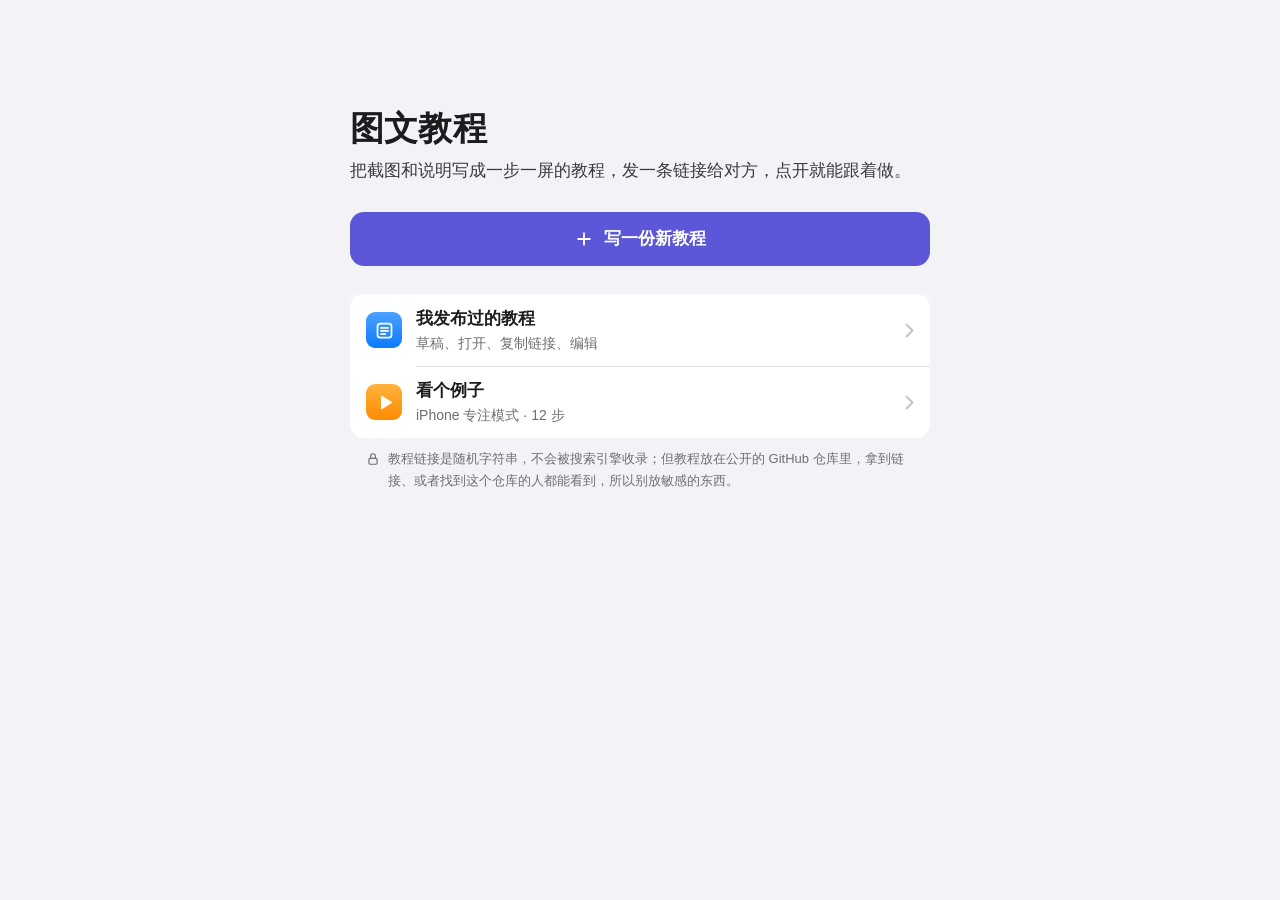
<file: index.html>
<!DOCTYPE html>
<html lang="zh-CN">
<head>
<meta charset="utf-8">
<meta name="viewport" content="width=device-width,initial-scale=1,viewport-fit=cover">
<meta name="apple-mobile-web-app-capable" content="yes">
<meta name="mobile-web-app-capable" content="yes">
<meta name="apple-mobile-web-app-status-bar-style" content="default">
<meta name="robots" content="noindex,nofollow">
<meta name="theme-color" content="#F2F2F7" media="(prefers-color-scheme: light)">
<meta name="theme-color" content="#111114" media="(prefers-color-scheme: dark)">
<title>图文教程</title>
<link rel="stylesheet" href="assets/base.css">
<style>
  /* 2026-09-26 改版：内容与结构沿用原版（标题/介绍/三个入口/隐私提示），只改两件事——
     ① 按钮更醒目：主按钮做成实心大按钮，另两个入口带彩色图标和说明
     ② 按 Apple HIG 排版（原文查过，出处见各段注释）

     HIG · Layout：「把最重要的内容放在靠顶部、靠起始边的位置」→ 内容从顶部往下排，**不上下居中**
     （上一版居中过，用户让我去查 HIG 才发现是错的）；大屏上整栏水平居中 */
  body{
    min-height:100dvh;
    padding:calc(44px + env(safe-area-inset-top)) 20px calc(28px + env(safe-area-inset-bottom));
  }
  .wrap{max-width:520px;margin:0 auto;width:100%}

  /* HIG · Typography：iOS 默认档 Large Title = 34pt / 行高 41pt，粗体；Body = 17pt。
     （上一版标题上方放过一个"应用图标"——iOS 自己的 App 首页不会这么放，是我加的，已去掉） */
  h1{margin:0 0 8px;font-size:34px;line-height:41px;font-weight:700;letter-spacing:.2px}
  .lead{margin:0 0 28px;color:var(--ink2);font-size:17px;line-height:1.6}

  /* HIG · Buttons：「最可能的操作用醒目样式（强调色填充背景），一个视图里保持一到两个」
     「主操作优先用横跨屏幕宽度的按钮」。醒目靠填充色，不靠阴影（上一版的紫色光晕是我加的装饰，已去掉） */
  .primary{
    display:flex;align-items:center;justify-content:center;gap:10px;
    height:54px;border-radius:14px;margin-bottom:28px;
    background:var(--brand-fill);color:#fff;text-decoration:none;
    font-size:17px;font-weight:600;
    transition:transform .16s cubic-bezier(.34,1.56,.64,1), filter .16s ease;
  }
  .primary svg{width:20px;height:20px}
  .primary:active{transform:scale(.97);filter:brightness(.92)}
  @media (hover:hover){ .primary:hover{filter:brightness(1.06)} }

  /* HIG · Lists and tables：「iOS 的 grouped 样式用页眉、页脚和额外间距来分隔各组数据」
     「行首放一张小图，后面跟一句简短说明」「能钻进下一层的行用 disclosure indicator（右侧 ›）」 */
  .group{background:var(--card);border-radius:14px;overflow:hidden}
  .row{
    display:flex;align-items:center;gap:14px;min-height:72px;padding:12px 16px;
    color:var(--ink);text-decoration:none;position:relative;
    transition:background-color .15s ease;
  }
  .row + .row::before{content:"";position:absolute;top:0;right:0;left:66px;height:1px;background:var(--line)}
  .row:active{background:rgba(120,120,130,.16)}
  @media (hover:hover){ .row:hover{background:rgba(120,120,130,.08)} }
  .ico{flex:0 0 auto;width:36px;height:36px;border-radius:9px;display:grid;place-items:center;color:#fff}
  .ico svg{width:21px;height:21px}
  .ico.blue{background:linear-gradient(180deg,#4DA3FF,#0A7AFF)}
  .ico.orange{background:linear-gradient(180deg,#FFB340,#FF8A00)}
  .txt{flex:1;min-width:0}
  .txt b{display:block;font-size:17px;font-weight:600;line-height:1.35}
  .txt span{display:block;margin-top:2px;font-size:14px;color:var(--muted);line-height:1.45}
  .chev{flex:0 0 auto;width:9px;height:15px;color:rgba(60,60,67,.3)}
  @media (prefers-color-scheme:dark){ :root:not([data-theme="light"]) .chev{color:rgba(235,235,245,.3)} }
  :root[data-theme="dark"] .chev{color:rgba(235,235,245,.3)}

  /* 分组脚注：iOS 表格分组下方的小字说明 */
  .foot{display:flex;gap:8px;margin:10px 16px 0;font-size:13px;color:var(--muted);line-height:1.7}
  .foot svg{flex:0 0 auto;width:14px;height:14px;margin-top:4px}

  /* 电脑：整栏水平居中（HIG：很大的尺寸下"让内容保持水平居中"），顶部留白多一点 */
  @media (min-width:900px){
    body{padding-top:calc(12vh + env(safe-area-inset-top))}
    .wrap{max-width:580px}          /* 介绍那句 33 字 × 17px ≈ 561px：560 会剩「做。」孤字 */
  }
  /* 320 宽：一行只放得下 16 个 17px 的字，33 字的介绍会剩一个「做。」掉到第三行；16px 一行 17 字，正好两行 */
  @media (max-width:360px){ .lead{font-size:16px} }
  /* 矮屏（320×568 这类）：一屏放下全部内容，只压间距，不换版式 */
  @media (max-height:640px){
    body{padding-top:calc(24px + env(safe-area-inset-top));padding-bottom:calc(16px + env(safe-area-inset-bottom))}
    .lead{margin-bottom:20px}
    .primary{margin-bottom:20px}
  }

  @media (prefers-reduced-motion: reduce){ .primary,.row{transition:none} }
</style>
</head>
<body>
<div class="wrap">
  <h1>图文教程</h1>
  <p class="lead">把截图和说明写成一步一屏的教程，发一条链接给对方，点开就能跟着做。</p>

  <a class="primary" href="w/">
    <svg viewBox="0 0 24 24" fill="none" stroke="currentColor" stroke-width="2.2" stroke-linecap="round"><path d="M12 5v14M5 12h14"/></svg>
    写一份新教程
  </a>

  <nav class="group" aria-label="更多入口">
    <a class="row" href="mine/">
      <span class="ico blue" aria-hidden="true">
        <svg viewBox="0 0 24 24" fill="none" stroke="currentColor" stroke-width="2" stroke-linecap="round" stroke-linejoin="round">
          <rect x="4" y="4" width="16" height="16" rx="3"/><path d="M8 9h8M8 12.5h8M8 16h5"/></svg>
      </span>
      <span class="txt"><b>我发布过的教程</b><span>草稿、打开、复制链接、编辑</span></span>
      <svg class="chev" viewBox="0 0 9 15" fill="none" stroke="currentColor" stroke-width="2" stroke-linecap="round" stroke-linejoin="round"><path d="M1.5 1.5l6 6-6 6"/></svg>
    </a>
    <a class="row" href="t/qhftq5kz/">
      <span class="ico orange" aria-hidden="true">
        <svg viewBox="0 0 24 24" fill="currentColor"><path d="M8 5.5v13a1 1 0 0 0 1.5.86l10.4-6.5a1 1 0 0 0 0-1.72L9.5 4.64A1 1 0 0 0 8 5.5z"/></svg>
      </span>
      <span class="txt"><b>看个例子</b><span>iPhone 专注模式 · 12 步</span></span>
      <svg class="chev" viewBox="0 0 9 15" fill="none" stroke="currentColor" stroke-width="2" stroke-linecap="round" stroke-linejoin="round"><path d="M1.5 1.5l6 6-6 6"/></svg>
    </a>
  </nav>

  <p class="foot">
    <svg viewBox="0 0 24 24" fill="none" stroke="currentColor" stroke-width="2" stroke-linecap="round" stroke-linejoin="round" aria-hidden="true">
      <rect x="5" y="11" width="14" height="10" rx="2"/><path d="M8 11V7a4 4 0 0 1 8 0v4"/></svg>
    <span>教程链接是随机字符串，不会被搜索引擎收录；但教程放在公开的 GitHub 仓库里，拿到链接、或者找到这个仓库的人都能看到，所以别放敏感的东西。</span>
  </p>
</div>
</body>
</html>
</file>
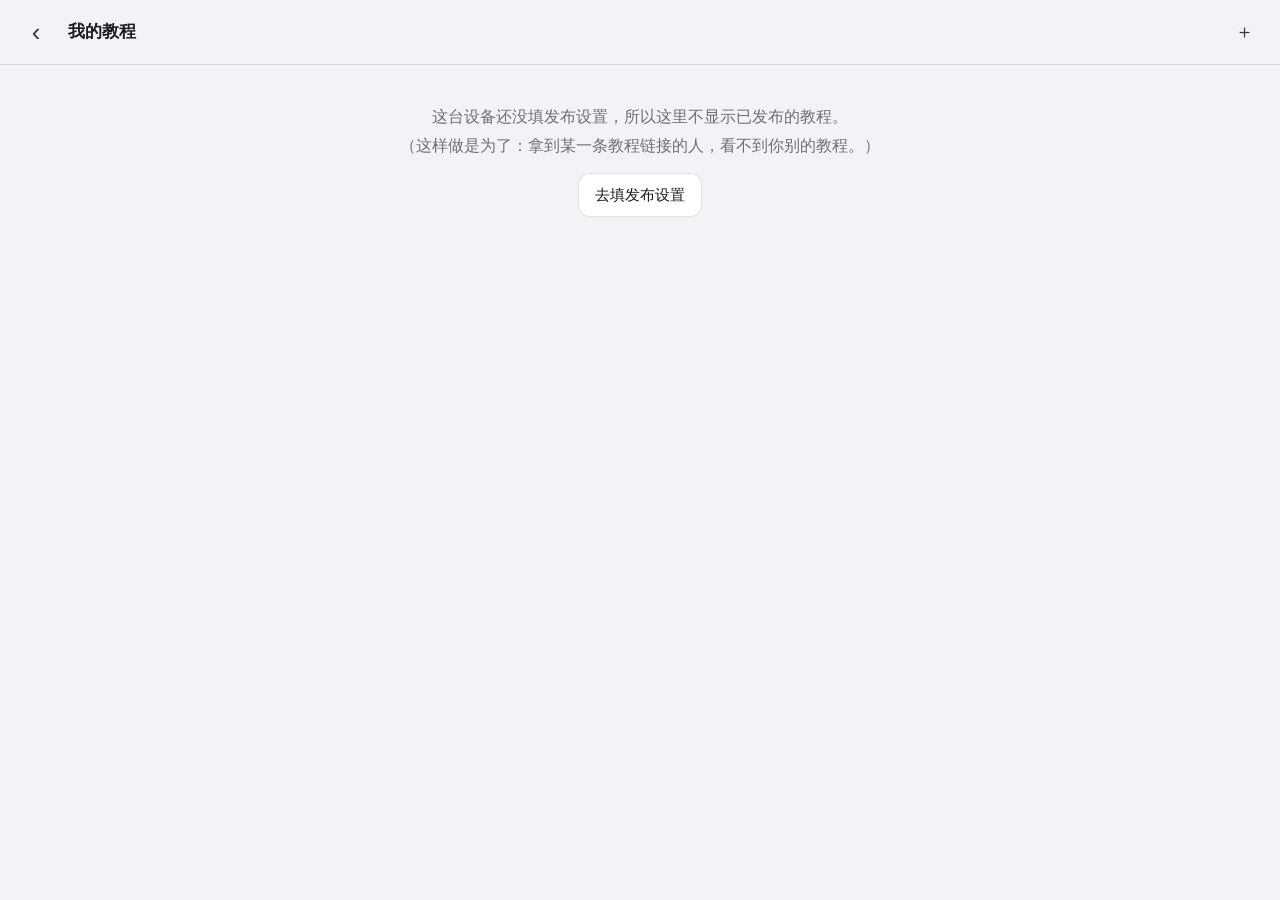
<file: mine/index.html>
<!DOCTYPE html>
<html lang="zh-CN">
<head>
<meta charset="utf-8">
<meta name="viewport" content="width=device-width,initial-scale=1,viewport-fit=cover">
<meta name="apple-mobile-web-app-capable" content="yes">
<meta name="mobile-web-app-capable" content="yes">
<meta name="apple-mobile-web-app-status-bar-style" content="default">
<meta name="robots" content="noindex,nofollow">
<meta name="theme-color" content="#F2F2F7" media="(prefers-color-scheme: light)">
<meta name="theme-color" content="#111114" media="(prefers-color-scheme: dark)">
<title>我的教程</title>
<script src="../assets/primary.js"></script>
<link rel="stylesheet" href="../assets/base.css">
<link rel="stylesheet" href="../assets/writer.css">
<style>
  .list{padding:12px}
  .card{
    background:var(--card);border:1px solid var(--line);border-radius:var(--radius);
    padding:12px 14px;margin-bottom:10px;
  }
  .card h2{margin:0 0 2px;font-size:17px;font-weight:600;line-height:1.4;overflow-wrap:anywhere}
  .card .meta{font-size:13px;color:var(--muted);overflow-wrap:anywhere}
  /* 刚发布完跳过来的那一份：描一圈品牌色，闪两下，一眼能找到 */
  .card.fresh{border-color:var(--brand);box-shadow:0 0 0 3px rgba(91,87,216,.18);animation:fresh 1.2s ease 2}
  .card .newtag{display:inline-block;margin-left:6px;padding:1px 8px;border-radius:10px;font-size:12px;
    font-weight:600;color:#fff;background:var(--brand-fill);vertical-align:2px}
  @keyframes fresh{50%{box-shadow:0 0 0 7px rgba(91,87,216,.08)}}
  @media (prefers-reduced-motion: reduce){ .card.fresh{animation:none} }
  .card .ops{display:flex;flex-wrap:wrap;gap:8px;margin-top:10px}
  .card .ops button,.card .ops a{
    height:44px;padding:0 14px;border-radius:10px;font-size:15px;
    background:var(--bg);border:1px solid var(--line);color:var(--ink);
    display:inline-flex;align-items:center;justify-content:center;text-decoration:none;
  }
  .card .ops .go{background:var(--brand-fill);color:#fff;border-color:transparent}
  .card .ops .danger{color:var(--danger)}
  /* 草稿卡：虚线边，跟已发布的区分开 */
  .card.draft{border-style:dashed}
  .sect{margin:6px 4px 8px;font-size:13px;font-weight:600;color:var(--muted)}
  .pagetitle{flex:1;min-width:0;margin:0;font-size:17px;font-weight:600}
  .wtop .iconbtn#btn-home{font-size:26px;line-height:1}
  .prog{padding:20px 18px;text-align:center}
  .prog .big{font-size:17px;font-weight:600;margin-bottom:8px}
  .prog .msg{font-size:14px;color:var(--muted);line-height:1.7;word-break:break-all;white-space:pre-line}
  .empty .tap{display:inline-flex;align-items:center;justify-content:center;text-decoration:none;margin-top:12px;height:44px;padding:0 16px;border-radius:12px;border:1px solid var(--line);background:var(--card);color:var(--ink);font-size:15px}
</style>
</head>
<body>

<header class="wtop">
  <button class="iconbtn tap" id="btn-home" type="button" aria-label="回首页">‹</button>
  <h1 class="pagetitle">我的教程</h1>
  <button class="iconbtn tap" id="btn-new" type="button" aria-label="新建教程">＋</button>
</header>

<main class="list" id="list"><div class="empty">正在读取…</div></main>

<!-- 删除确认：破坏性操作必须二次确认，且不用原生弹框 -->
<dialog id="dlg-del">
  <div class="sheet">
    <h2 id="del-title">删除这份教程？</h2>
    <p>教程的文字和图片会从网站上删掉，<b>已经发出去的链接会失效</b>（构建要几十秒）。
       仓库是公开的，Git 的历史记录里还会留着这份内容；里面真有不能给人看的东西，告诉我，要另外清历史。</p>
    <div class="row">
      <button class="tap" id="del-no" type="button">取消</button>
      <button class="tap danger-solid" id="del-yes" type="button">删除</button>
    </div>
  </div>
</dialog>

<dialog id="dlg-prog">
  <div class="prog">
    <div class="big" id="p-title">正在删除…</div>
    <div class="msg" id="p-msg"></div>
    <div class="row" id="p-row" hidden></div>
  </div>
</dialog>

<script src="../assets/github.js"></script>
<script src="../assets/store.js"></script>
<script src="../assets/ui.js"></script>
<script>
(async () => {
  const $ = s => document.querySelector(s);
  const list = $('#list');
  const G = window.SGGitHub, UI = window.SGUI;
  $('#btn-new').onclick = () => location.href = '../w/';
  $('#btn-home').onclick = () => location.href = '../';

  const cfg = (() => { try { return JSON.parse(localStorage.getItem('sg.cfg') || '{}'); } catch (e) { return {}; } })();
  const hasCfg = !!(cfg.owner && cfg.repo && cfg.token);
  const repo = { token: cfg.token, owner: cfg.owner, repo: cfg.repo, branch: cfg.branch || 'main' };

  let items = [], drafts = [];

  /* 小工具：用 DOM 拼卡片，所有文字一律 textContent（审查 P1-4：以前用字符串拼 innerHTML，
     目录里混进带 HTML 的编号/标题就会被执行） */
  const el = (tag, cls, txt) => { const n = document.createElement(tag); if (cls) n.className = cls; if (txt != null) n.textContent = txt; return n; };
  const btn = (label, cls, data) => { const b = el('button', 'tap' + (cls ? ' ' + cls : ''), label); b.type = 'button'; Object.assign(b.dataset, data || {}); return b; };
  const link = (label, cls, href) => { const a = el('a', 'tap' + (cls ? ' ' + cls : ''), label); a.href = href; return a; };
  /** 本地时间的「年-月-日」（审查 P3-4：以前截的是世界时，北京时间早上 8 点前发布的会显示成前一天） */
  const day = iso => { const d = new Date(iso); if (isNaN(d)) return ''; const p = n => String(n).padStart(2, '0'); return `${d.getFullYear()}-${p(d.getMonth() + 1)}-${p(d.getDate())}`; };
  const when = t => t ? new Date(t).toLocaleString('zh-CN', { month: 'numeric', day: 'numeric', hour: '2-digit', minute: '2-digit' }) : '';

  /* ── 草稿（存在这台设备上，跟有没有 token 无关；建议 O-1） ── */
  async function loadDrafts() {
    try { drafts = (await SGStore.list()).filter(d => d.steps && d.steps.length); } catch (e) { drafts = []; }
  }
  function draftCard(d) {
    const editing = d.slot.startsWith('edit:');
    const card = el('article', 'card draft');
    card.append(el('h2', null, d.title || '未命名'),
                el('div', 'meta', `${editing ? '已发布教程的修改，还没发布' : '草稿'} · ${d.steps.length} 步 · 保存于 ${when(d.savedAt)}`));
    const ops = el('div', 'ops');
    const href = editing ? '../w/?edit=' + encodeURIComponent(d.slot.slice(5)) : '../w/?draft=' + encodeURIComponent(d.slot.slice(4));
    ops.append(link(editing ? '接着改' : '接着写', 'go', href), btn('🗑 删除草稿', 'danger', { dropDraft: d.slot }));
    card.appendChild(ops);
    return card;
  }

  /* ── 已发布的教程：只在填了发布设置的设备上显示（审查 P1-1）。
     以前谁打开这一页都能看到全部教程——收到一条教程链接的人点 ‹ 回首页、再点进来就全看见了。
     现在目录用 token 直接从仓库读（也就总是最新的，不会读到网站上还没更新的旧版） */
  async function load() {
    await loadDrafts();
    if (!hasCfg) { items = null; render(); return; }
    try {
      items = await G.readIndex(repo, repo.branch);
    } catch (e) {
      items = undefined;
      render(e);
      return;
    }
    render();
    markFresh();
  }

  /** 从写作页发布完跳过来会带 ?new=<id>：把那一份标出来并滚到眼前，然后抹掉参数（刷新不再重复） */
  function markFresh() {
    const id = new URLSearchParams(location.search).get('new');
    if (!id) return;
    history.replaceState(null, '', location.pathname);
    const card = [...list.querySelectorAll('.card')].find(c => c.dataset.id === id);
    if (!card) return;
    card.classList.add('fresh');
    const h = card.querySelector('h2');
    if (h) h.appendChild(el('span', 'newtag', '刚发布'));
    card.scrollIntoView({ block: 'center' });
  }

  function render(err) {
    const out = [];
    if (drafts.length) {
      out.push(el('div', 'sect', `草稿（${drafts.length}）`), ...drafts.map(draftCard));
    }
    if (items === null) {
      const box = el('div', 'empty', '这台设备还没填发布设置，所以这里不显示已发布的教程。\n' +
        '（这样做是为了：拿到某一条教程链接的人，看不到你别的教程。）');
      box.style.whiteSpace = 'pre-line';
      const b = link('去填发布设置', null, '../w/');
      box.append(el('br'), b);
      out.push(box);
    } else if (items === undefined) {
      // 读失败要说读失败，不能说「还没有」——那会让人以为教程全没了（审查 P3-11）
      const box = el('div', 'empty', '读不到教程列表：\n' + G.explain(err));
      box.style.whiteSpace = 'pre-line';
      const b = btn('重试', null, {});
      b.onclick = () => { list.replaceChildren(el('div', 'empty', '正在读取…')); load(); };
      box.append(el('br'), b);
      out.push(box);
    } else {
      // 编号不像编号的一律不显示（防止被改过的目录里混进奇怪的东西）
      const ok = items.filter(it => it && G.isId(it.id));
      if (!ok.length) out.push(el('div', 'empty', '还没有发布过教程。点右上角的 ＋ 开始写第一份。'));
      if (ok.length && drafts.length) out.push(el('div', 'sect', `已发布（${ok.length}）`));
      for (const it of ok) {
        const url = '../t/' + it.id + '/';
        const card = el('article', 'card');
        card.dataset.id = it.id;
        const steps = Number.isFinite(+it.steps) ? +it.steps : '?';
        card.append(el('h2', null, String(it.title || '未命名')),
                    el('div', 'meta', `${steps} 步 · ${day(it.updated)} · /t/${it.id}/`));
        const ops = el('div', 'ops');
        ops.append(link('打开', 'go', url), btn('复制链接', null, { copy: url }),
                   link('编辑', null, '../w/?edit=' + it.id), btn('🗑 删除', 'danger', { del: it.id }));
        card.appendChild(ops);
        out.push(card);
      }
    }
    list.replaceChildren(...out);
  }

  list.addEventListener('click', async e => {
    const copy = e.target.closest('button[data-copy]');
    if (copy) {
      const abs = new URL(copy.dataset.copy, location.href).href;
      try { await navigator.clipboard.writeText(abs); copy.textContent = '已复制 ✓'; }
      catch (err) { UI.copyText(abs); }
      return;
    }
    const del = e.target.closest('button[data-del]');
    if (del) { askDelete(del.dataset.del); return; }
    const drop = e.target.closest('button[data-drop-draft]');
    if (drop) {
      const d = drafts.find(x => x.slot === drop.dataset.dropDraft);
      const yes = await UI.ask({ title: `删掉草稿「${(d && d.title) || '未命名'}」？`, msg: '图片和文字都会清掉，没法撤销。已经发布的教程不受影响。', ok: '删掉', danger: true });
      if (!yes) return;
      await SGStore.clear(drop.dataset.dropDraft).catch(() => {});
      await loadDrafts();
      render();
    }
  });

  /* ── 删除 ────────────────────────────────────────── */
  function askDelete(id) {
    const it = (items || []).find(x => x.id === id);
    if (!it) return;
    $('#del-title').textContent = `删除「${it.title}」？`;
    $('#del-no').onclick = () => $('#dlg-del').close();
    $('#del-yes').onclick = () => { $('#dlg-del').close(); doDelete(it); };
    $('#dlg-del').showModal();
  }

  async function doDelete(it) {
    const dlg = $('#dlg-prog');
    const row = $('#p-row');
    row.hidden = true; row.replaceChildren();
    $('#p-title').textContent = '正在删除…';
    $('#p-msg').textContent = '在数这份教程有哪些文件';
    dlg.showModal();

    try {
      // 直接问仓库这个目录下到底有哪些文件，别靠读 data.json 推断图片：
      // data.json 万一读不到，图片就会被漏在仓库里变成孤儿（测试时撞到过）
      const paths = await G.listTree({ ...repo, prefix: `t/${it.id}/` });
      const files = paths.map(path => ({ path, sha: null }));

      $('#p-msg').textContent = `这份教程有 ${files.length} 个文件，正在删…`;
      await G.publish({
        ...repo, files, message: `删除教程：${it.title}`,
        // 目录在提交那一轮从仓库当前版本读、删掉这一条再写（审查 P1-2：以前拿打开页面时读到的旧列表整份写回）
        index: lst => lst.filter(x => x && x.id !== it.id),
        onProgress: p => { $('#p-msg').textContent = p.phase; }
      });
      // 这份教程在本机的编辑草稿也一起清掉，免得以后恢复草稿把它「复活」（审查 P3-12）
      await SGStore.clear('edit:' + it.id).catch(() => {});

      $('#p-title').textContent = '已从仓库删除';
      $('#p-msg').textContent = '线上页面要等一会儿才会真的打不开（构建需要几十秒）。';
      items = items.filter(x => x.id !== it.id);
      await loadDrafts();
      render();
      row.hidden = false;
      const ok = btn('知道了', 'go', {}); ok.id = 'p-ok';
      ok.onclick = () => dlg.close();
      row.appendChild(ok);
    } catch (err) {
      $('#p-title').textContent = '删除失败';
      $('#p-msg').textContent = G.explain(err) + '\n（仓库没有被改动，教程还在）';
      row.hidden = false;
      const b = btn('关掉', null, {}); b.id = 'p-ok2';
      b.onclick = () => dlg.close();
      row.appendChild(b);
    }
  }

  window.SGMine = { get items() { return items; }, askDelete, doDelete, load };
  await load();
})();
</script>
</body>
</html>
</file>
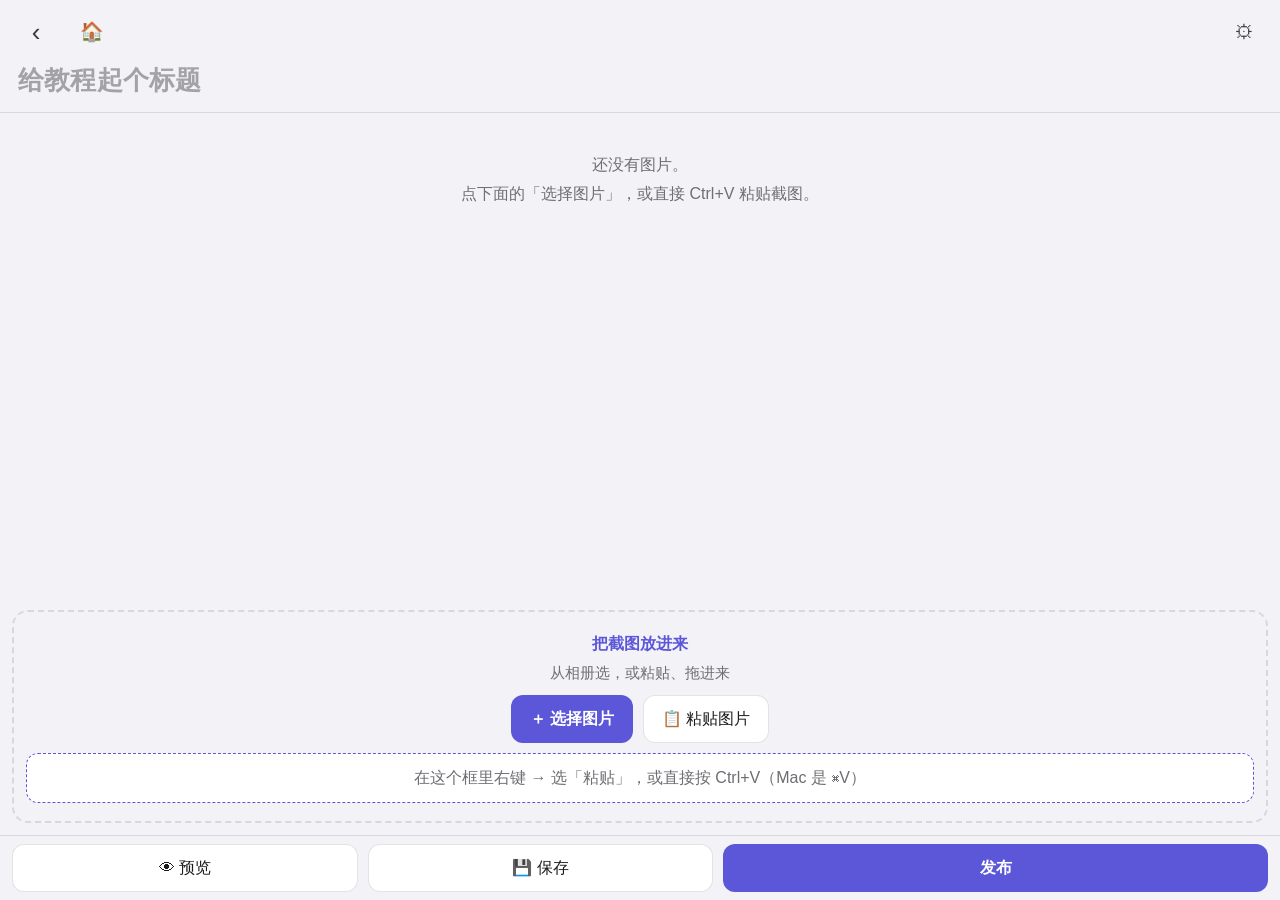
<file: w/index.html>
<!DOCTYPE html>
<html lang="zh-CN">
<head>
<meta charset="utf-8">
<meta name="viewport" content="width=device-width,initial-scale=1,viewport-fit=cover">
<meta name="apple-mobile-web-app-capable" content="yes">
<meta name="mobile-web-app-capable" content="yes">
<meta name="apple-mobile-web-app-status-bar-style" content="default">
<meta name="robots" content="noindex,nofollow">
<meta name="theme-color" content="#F2F2F7" media="(prefers-color-scheme: light)">
<meta name="theme-color" content="#111114" media="(prefers-color-scheme: dark)">
<title>写教程</title>
<script src="../assets/primary.js"></script>
<link rel="stylesheet" href="../assets/base.css">
<link rel="stylesheet" href="../assets/writer.css">
<link rel="stylesheet" href="../assets/zoom.css">
</head>
<body>

<header class="wtop">
  <button class="iconbtn tap" id="btn-back" type="button" aria-label="返回上一页">‹</button>
  <button class="iconbtn tap" id="btn-home2" type="button" aria-label="回首页">🏠</button>
  <input id="title" type="text" placeholder="给教程起个标题" autocomplete="off">
  <span class="savetag" id="savetag" hidden>已保存</span>
  <button class="iconbtn tap" id="btn-settings" type="button" aria-label="设置">⚙</button>
</header>

<main class="list" id="list"></main>

<div class="addzone" id="addzone">
  <b>把截图放进来</b>
  <span id="addhint">从相册选，或粘贴、拖进来</span>
  <div class="addrow">
    <button class="addbtn tap" id="btn-pick" type="button">＋ 选择图片</button>
    <button class="addbtn tap ghost" id="btn-clip" type="button">📋 粘贴图片</button>
  </div>
  <input id="pick" type="file" accept="image/*" multiple hidden>
  <!-- 一直显示（2026-10-10 用户：别让我先点按钮、等框弹出来再粘）。提示语按设备在 writer.js 里换 -->
  <div class="pastebox" id="pastebox" contenteditable="true" role="textbox"
       aria-label="在这里长按然后选粘贴" data-ph="在这个框里长按 → 选「粘贴」"></div>
</div>

<footer class="wbottom">
  <button class="tap" id="btn-preview" type="button">👁 预览</button>
  <button class="tap" id="btn-save" type="button">💾 保存</button>
  <button class="tap go" id="btn-publish" type="button">发布</button>
</footer>

<!-- 设置：仓库与 token -->
<dialog id="dlg-settings">
  <!-- 用户名 + token 做成「账号 + 密码」的真表单：点保存时 iPhone / Chrome 会问要不要存进系统的密码管理。
       为什么不自己在网页里记"历史"：Safari 连续 7 天没打开这个站就会把 localStorage / IndexedDB 整个清掉，
       自己记的历史会跟着一起没；系统钥匙串不归网页管，清不掉。
       method="dialog"：原生提交并关弹窗，不跳页——密码管理器认的就是"表单真的提交了" -->
  <form class="sheet" id="f-settings" method="dialog">
    <h2>发布设置</h2>
    <p>token 只存在这台设备的浏览器里，不会上传。建议用 fine-grained token，
       权限只勾这一个仓库的 <b>Contents: Read and write</b>，随时可以在 GitHub 上吊销。</p>
    <p class="keytip" id="keytip" hidden></p>
    <div class="field"><label for="f-owner">GitHub 用户名</label>
      <input id="f-owner" name="username" type="text" autocomplete="username"
             autocapitalize="off" spellcheck="false" placeholder="例如 fjkkx77"></div>
    <div class="field"><label for="f-repo">仓库名</label>
      <input id="f-repo" type="text" autocomplete="off" autocapitalize="off" placeholder="Step-Guides"></div>
    <div class="field"><label for="f-branch">分支</label>
      <input id="f-branch" type="text" autocomplete="off" autocapitalize="off" placeholder="main"></div>
    <div class="field"><label for="f-token">Token</label>
      <input id="f-token" name="password" type="password" autocomplete="current-password"
             placeholder="github_pat_…"></div>
    <div class="row">
      <button class="tap danger" id="btn-forget" type="button">清除 token</button>
      <button class="tap" id="btn-cancel-set" type="button">取消</button>
      <button class="tap go" id="btn-save-set" type="submit">保存</button>
    </div>
    <div class="row">
      <button class="tap" id="btn-qr" type="button" hidden>📱 出码给手机扫</button>
      <button class="tap" id="btn-scan" type="button" hidden>📷 扫码导入设置</button>
    </div>
    <hr class="sep">
    <div class="stack">
      <button class="tap" id="btn-mine" type="button">📚 我的教程</button>
      <button class="tap" id="btn-home" type="button">🏠 回首页</button>
      <button class="tap" id="btn-export" type="button">⬇ 导出备份（单文件 HTML）</button>
      <button class="tap danger" id="btn-discard" type="button">🗑 丢弃这份草稿</button>
    </div>
  </form>
</dialog>

<!-- 删除确认：配方要求删除永远二次确认，且不能用原生 confirm -->
<dialog id="dlg-del">
  <div class="sheet">
    <h2 id="del-title">删除这一步？</h2>
    <p>删掉以后这一步的图和文字都没了，其它步骤会重新编号。</p>
    <div class="row">
      <button class="tap" id="del-no" type="button">取消</button>
      <button class="tap danger-solid" id="del-yes" type="button">删除</button>
    </div>
  </div>
</dialog>

<!-- 打开写作页时：接着上次的，还是新建/用线上版本。两个按钮都不删东西（原生弹框里点「取消」会删，审查 P2-12） -->
<dialog id="dlg-resume">
  <div class="sheet">
    <h2 id="rs-title">接着写上次那份？</h2>
    <p id="rs-desc"></p>
    <div class="stack">
      <button class="tap go" id="rs-go" type="button">接着写</button>
      <button class="tap" id="rs-new" type="button">新建一份</button>
    </div>
  </div>
</dialog>

<!-- 离开时的三选一（原生弹框只有两个键，说不清楚）。内容本来就自动存着：默认「留着」，「删掉」要再确认一次（审查 P1-3） -->
<dialog id="dlg-leave">
  <div class="sheet">
    <h2 id="lv-title">离开？</h2>
    <p id="lv-desc"></p>
    <div class="stack">
      <button class="tap go" id="lv-save" type="button">保存草稿，下次接着写</button>
      <button class="tap danger" id="lv-drop" type="button">不保存，直接离开</button>
      <button class="tap" id="lv-stay" type="button">留下</button>
    </div>
  </div>
</dialog>

<!-- 换图：除了选文件，也能粘贴 -->
<dialog id="dlg-swap">
  <div class="sheet">
    <h2 id="swap-title">换一张图</h2>
    <p>选一张新的，或者直接把截图粘进来。</p>
    <div class="stack">
      <label class="tap swapbtn" for="swap-pick">📁 从文件 / 相册选</label>
      <input id="swap-pick" type="file" accept="image/*" hidden>
      <button class="tap" id="swap-clip" type="button">📋 粘贴剪贴板里的图</button>
    </div>
    <div class="pastebox" id="swap-paste" contenteditable="true" role="textbox"
         aria-label="在这里长按然后选粘贴" data-ph="在这个框里长按 → 选「粘贴」"></div>
    <div class="row"><button class="tap" id="swap-cancel" type="button">取消</button></div>
  </div>
</dialog>

<!-- 发布前的整体预览 -->
<dialog id="dlg-preview">
  <div class="pvwrap">
    <div class="pvbar">
      <span>预览 · <b>还没发布</b></span>
      <button class="tap" id="pv-close" type="button">✕ 关闭预览</button>
    </div>
    <iframe id="pvframe" title="预览"></iframe>
  </div>
</dialog>

<!-- 写作页里点缩略图也能放大看 -->
<dialog id="zoom">
  <div class="box"><img id="zoomimg" alt=""></div>
</dialog>

<!-- 手机端扫码：站内直接开摄像头，不用另外开相机 App -->
<dialog id="dlg-scan">
  <div class="sheet">
    <h2>扫电脑上那个码</h2>
    <p id="scan-msg">正在打开摄像头…</p>
    <div class="camwrap">
      <video id="cam" playsinline muted autoplay></video>
      <div class="reticle"></div>
    </div>
    <div class="row"><button class="tap go" id="btn-scan-close" type="button">取消</button></div>
  </div>
</dialog>

<!-- 二维码：把这台设备的设置搬到手机 -->
<dialog id="dlg-qr">
  <div class="sheet">
    <h2>用手机扫这个码</h2>
    <p>手机相机对准它，打开弹出的链接，确认一下就填好了。
       数据只在这张图里，<b>不经过任何服务器</b>。</p>
    <div class="qrbox"><img id="qr-img" alt="设置二维码"></div>
    <p class="warn" id="qr-warn">⚠️ 这张码里含 token，等于这个仓库的写权限。
       别让旁人拍到、也别截图发出去，用完就关掉。</p>
    <div class="row"><button class="tap go" id="btn-qr-close" type="button">关掉</button></div>
  </div>
</dialog>

<!-- 手机扫码后的确认 -->
<dialog id="dlg-import">
  <div class="sheet">
    <h2>导入发布设置？</h2>
    <p>从二维码里读到了下面这份设置，确认无误就导入到这台设备。</p>
    <div class="kv" id="imp-kv"></div>
    <div class="row">
      <button class="tap" id="btn-imp-no" type="button">不导入</button>
      <button class="tap go" id="btn-imp-yes" type="button">导入并保存</button>
    </div>
  </div>
</dialog>

<!-- 单步操作 -->
<dialog id="dlg-more">
  <div class="sheet">
    <h2 id="m-title">移到第几步？</h2>
    <p id="m-desc"></p>
    <div class="chips" id="m-chips"></div>
    <div class="stack">
      <button class="tap" id="m-first" type="button">⤒ 移到最前面</button>
      <button class="tap" id="m-last" type="button">⤓ 移到最后面</button>
      <button class="tap" id="m-cancel" type="button">取消</button>
    </div>
  </div>
</dialog>

<!-- 发布进度 -->
<dialog id="dlg-prog">
  <div class="prog">
    <div class="big" id="p-title">正在发布…</div>
    <div class="bar"><i id="p-fill"></i></div>
    <div class="msg" id="p-msg">准备中</div>
    <!-- 网络卡住时能停下来（审查 P2-4）；提交生效后再点就是「不等构建了」 -->
    <div class="row"><button class="tap" id="p-cancel" type="button" hidden>取消</button></div>
    <div class="row" id="p-row" hidden></div>
  </div>
</dialog>

<script src="../assets/vendor/qrcode.js"></script>
<script src="../assets/zoom.js"></script>
<script src="../assets/gestures.js"></script>
<script src="../assets/img.js"></script>
<script src="../assets/github.js"></script>
<script src="../assets/store.js"></script>
<script src="../assets/ui.js"></script>
<script src="../assets/writer.js"></script>
</body>
</html>
</file>
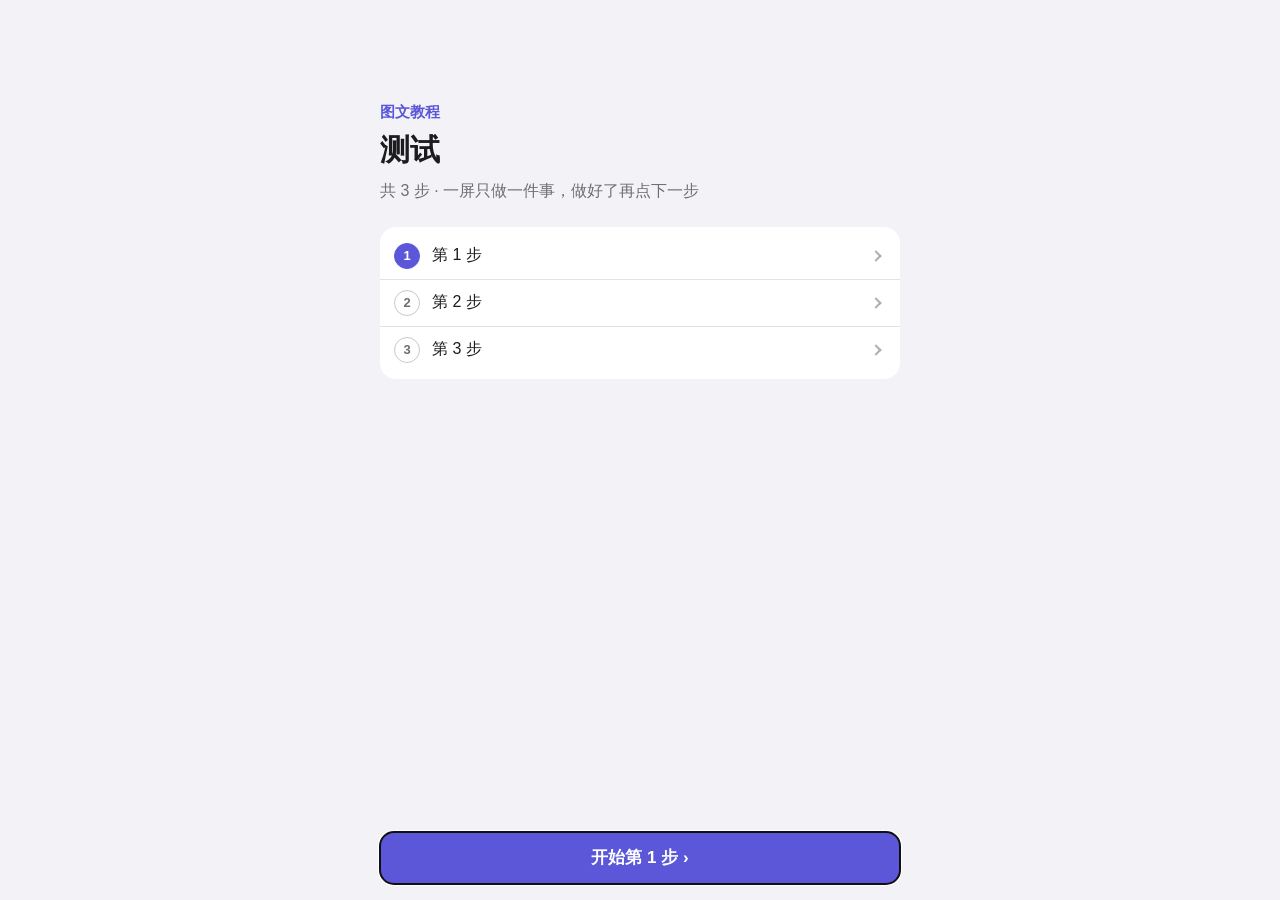
<file: t/b39gaxf9/index.html>
<!DOCTYPE html>
<html lang="zh-CN" data-mode="step">
<head>
<meta charset="utf-8">
<meta name="viewport" content="width=device-width,initial-scale=1,viewport-fit=cover">
<meta name="apple-mobile-web-app-capable" content="yes">
<meta name="mobile-web-app-capable" content="yes">
<meta name="apple-mobile-web-app-status-bar-style" content="default">
<meta name="robots" content="noindex,nofollow">
<meta name="theme-color" content="#F2F2F7" media="(prefers-color-scheme: light)">
<meta name="theme-color" content="#111114" media="(prefers-color-scheme: dark)">
<title>教程</title>
<link rel="stylesheet" href="../../assets/base.css">
<link rel="stylesheet" href="../../assets/reader.css">
</head>
<body>
<header class="top">
  <h1 id="title">正在加载…</h1>
  <button class="modebtn tap" id="modebtn" type="button">☰ 长文</button>
</header>
<div class="topbar-progress"><div class="bar"><i id="fill"></i></div></div>
<div class="deck" id="deck"></div>
<nav class="bottom">
  <button class="tap" id="prev" type="button">‹ 上一步</button>
  <span class="count" id="count">1 / 1</span>
  <button class="tap" id="next" type="button">下一步 ›</button>
</nav>
<dialog id="zoom">
  <div class="box"><img id="zoomimg" alt=""></div>
  <button class="close" type="button" aria-label="关闭">✕</button>
</dialog>
<script src="../../assets/reader.js"></script>
</body>
</html>
</file>
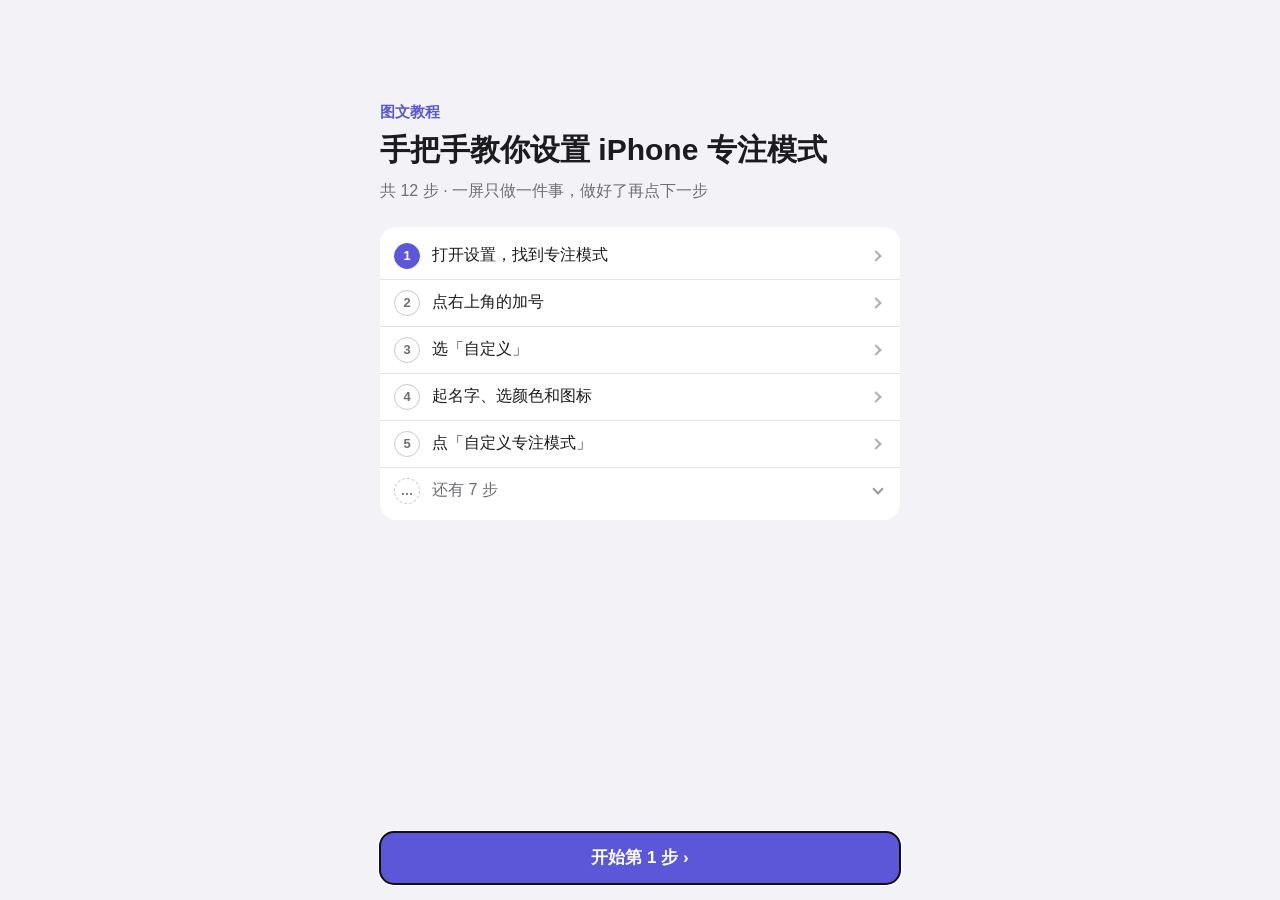
<file: t/demo/index.html>
<!DOCTYPE html>
<html lang="zh-CN" data-mode="step">
<head>
<meta charset="utf-8">
<meta name="viewport" content="width=device-width,initial-scale=1,viewport-fit=cover">
<meta name="robots" content="noindex,nofollow">
<meta name="theme-color" content="#F2F2F7" media="(prefers-color-scheme: light)">
<meta name="theme-color" content="#111114" media="(prefers-color-scheme: dark)">
<title>教程</title>
<link rel="stylesheet" href="../../assets/base.css">
<link rel="stylesheet" href="../../assets/reader.css">
</head>
<body>

<header class="top">
  <h1 id="title">正在加载…</h1>
  <button class="modebtn tap" id="modebtn" type="button">☰ 长文</button>
</header>
<div class="topbar-progress"><div class="bar"><i id="fill"></i></div></div>

<div class="deck" id="deck"></div>

<nav class="bottom">
  <button class="tap" id="prev" type="button">‹ 上一步</button>
  <span class="count" id="count">1 / 1</span>
  <button class="tap" id="next" type="button">下一步 ›</button>
</nav>

<dialog id="zoom">
  <div class="box"><img id="zoomimg" alt=""></div>
  <button class="close" type="button" aria-label="关闭">✕</button>
</dialog>

<script src="../../assets/reader.js"></script>
</body>
</html>
</file>
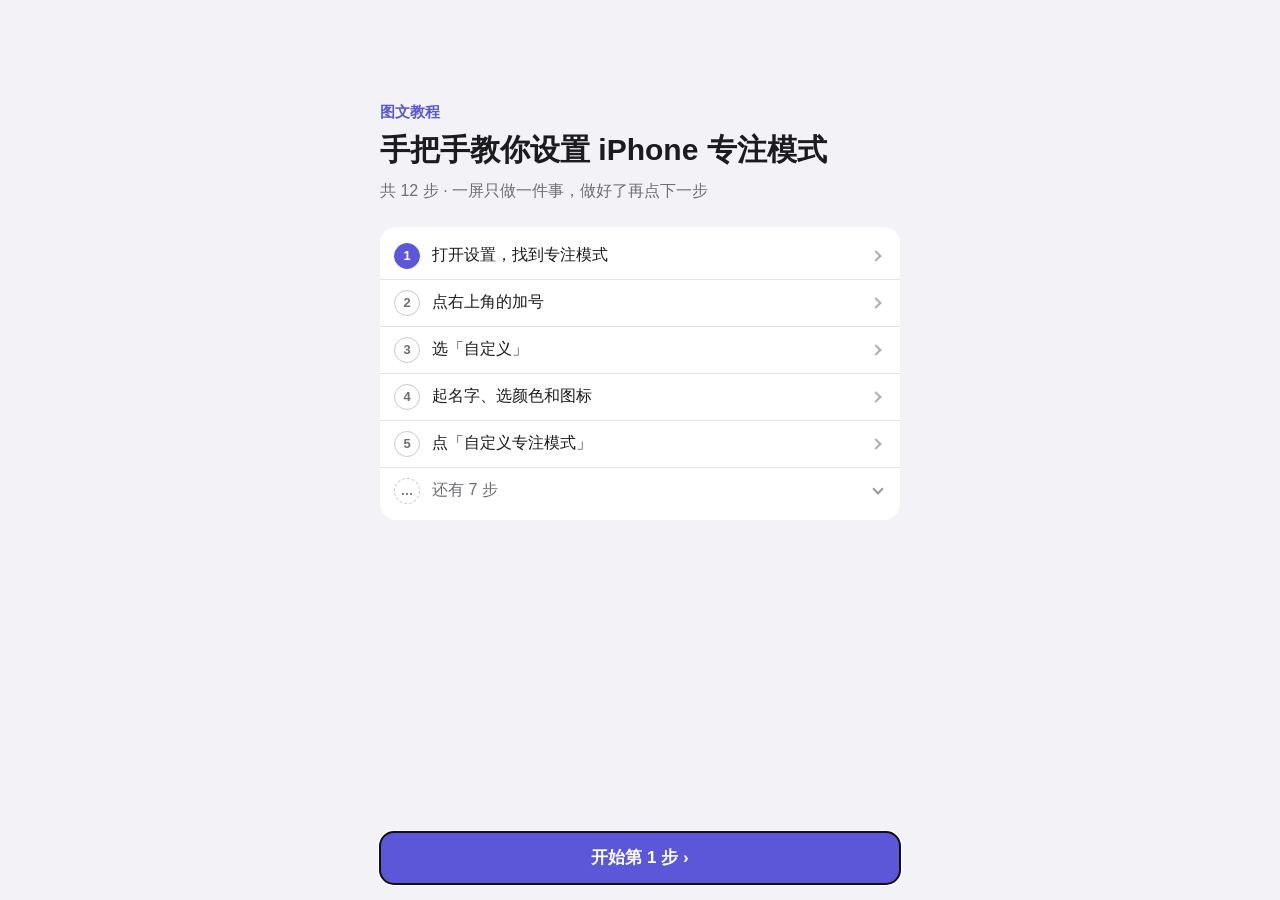
<file: t/qhftq5kz/index.html>
<!DOCTYPE html>
<html lang="zh-CN" data-mode="step">
<head>
<meta charset="utf-8">
<meta name="viewport" content="width=device-width,initial-scale=1,viewport-fit=cover">
<meta name="apple-mobile-web-app-capable" content="yes">
<meta name="mobile-web-app-capable" content="yes">
<meta name="apple-mobile-web-app-status-bar-style" content="default">
<meta name="robots" content="noindex,nofollow">
<meta name="theme-color" content="#F2F2F7" media="(prefers-color-scheme: light)">
<meta name="theme-color" content="#111114" media="(prefers-color-scheme: dark)">
<title>教程</title>
<link rel="stylesheet" href="../../assets/base.css">
<link rel="stylesheet" href="../../assets/reader.css">
</head>
<body>

<header class="top">
  <h1 id="title">正在加载…</h1>
  <button class="modebtn tap" id="modebtn" type="button">☰ 长文</button>
</header>
<div class="topbar-progress"><div class="bar"><i id="fill"></i></div></div>

<div class="deck" id="deck"></div>

<nav class="bottom">
  <button class="tap" id="prev" type="button">‹ 上一步</button>
  <span class="count" id="count">1 / 1</span>
  <button class="tap" id="next" type="button">下一步 ›</button>
</nav>

<dialog id="zoom">
  <div class="box"><img id="zoomimg" alt=""></div>
  <button class="close" type="button" aria-label="关闭">✕</button>
</dialog>

<script src="../../assets/reader.js"></script>
</body>
</html>
</file>
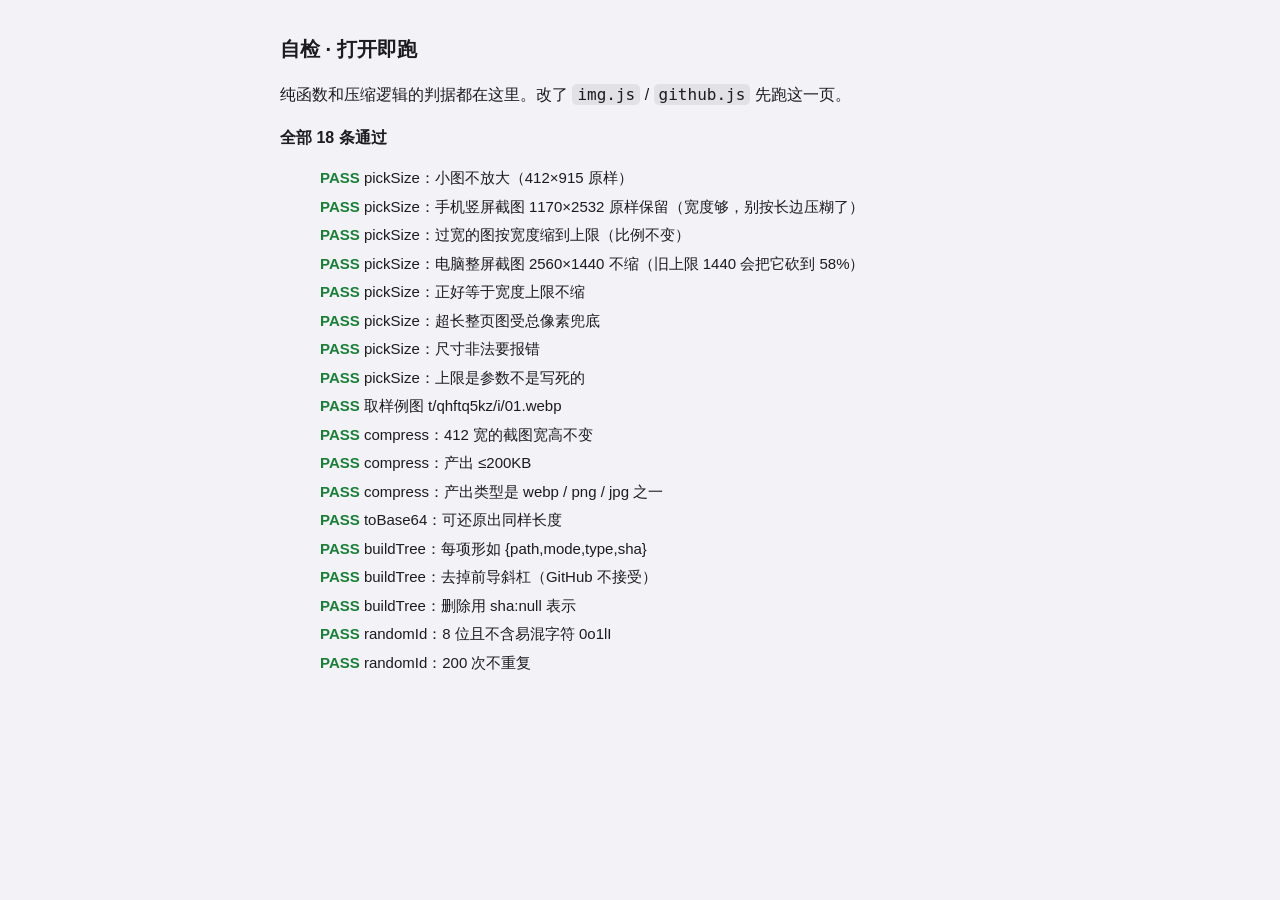
<file: tests/selftest.html>
<!DOCTYPE html>
<html lang="zh-CN">
<head>
<meta charset="utf-8">
<meta name="viewport" content="width=device-width,initial-scale=1">
<meta name="robots" content="noindex,nofollow">
<title>自检</title>
<link rel="stylesheet" href="../assets/base.css">
<style>
  body{padding:20px;max-width:760px;margin:0 auto}
  h1{font-size:20px}
  li{margin:6px 0;font-size:15px;line-height:1.5;list-style:none}
  .p::before{content:'PASS ';color:#1a7f37;font-weight:700}
  .f::before{content:'FAIL ';color:#c1121f;font-weight:700}
  .f{color:#c1121f}
  code{background:rgba(120,120,130,.14);padding:1px 5px;border-radius:5px}
  #sum{margin:14px 0;font-weight:600}
</style>
</head>
<body>
<h1>自检 · 打开即跑</h1>
<p class="hint">纯函数和压缩逻辑的判据都在这里。改了 <code>img.js</code> / <code>github.js</code> 先跑这一页。</p>
<div id="sum">跑起来了…</div>
<ul id="out"></ul>

<script src="../assets/img.js"></script>
<script src="../assets/github.js"></script>
<script>
(async () => {
  const out = document.getElementById('out');
  const results = [];
  const eq = (a, b) => JSON.stringify(a) === JSON.stringify(b);
  function t(name, fn) {
    return Promise.resolve().then(fn).then(r => {
      const ok = r === true || r === undefined;
      results.push({ name, ok: !!ok, detail: ok ? '' : String(r) });
    }).catch(e => results.push({ name, ok: false, detail: e.message }));
  }

  const { pickSize, compress, toBase64 } = window.SGImg;

  // ── 压缩尺寸规则 ─────────────────────────────────
  await t('pickSize：小图不放大（412×915 原样）', () =>
    eq(pickSize(412, 915), { w: 412, h: 915, scaled: false }) || JSON.stringify(pickSize(412, 915)));

  await t('pickSize：手机竖屏截图 1170×2532 原样保留（宽度够，别按长边压糊了）', () => {
    const r = pickSize(1170, 2532);
    return (r.w === 1170 && r.h === 2532 && r.scaled === false) || JSON.stringify(r);
  });

  // 上限从 SGImg.MAX_W 读，不在这里再写一遍数字（2026-10-10 从 1440 调到 2560 时这条跟着红过）
  const MW = window.SGImg.MAX_W;
  await t('pickSize：过宽的图按宽度缩到上限（比例不变）', () => {
    const r = pickSize(MW * 2, 1000);
    return (r.w === MW && r.h === 500) || JSON.stringify(r);
  });

  await t('pickSize：电脑整屏截图 2560×1440 不缩（旧上限 1440 会把它砍到 58%）', () => {
    const r = pickSize(2560, 1440);
    return (r.w === 2560 && r.scaled === false) || JSON.stringify(r);
  });

  await t('pickSize：正好等于宽度上限不缩', () =>
    pickSize(MW, 800).scaled === false || '边界被多缩了一次');

  await t('pickSize：超长整页图受总像素兜底', () => {
    const r = pickSize(1200, 12000);        // 1440 万像素，超过 600 万
    // 四舍五入会让像素数略微超一点点，给 1% 容差（别把取整误差当成 bug）
    const ratio = r.w / r.h, want = 1200 / 12000;
    return (r.scaled === true && r.w * r.h <= 6e6 * 1.01 && Math.abs(ratio - want) < 0.002)
      || JSON.stringify(r) + ` 像素 ${(r.w * r.h / 1e6).toFixed(2)}M`;
  });

  await t('pickSize：尺寸非法要报错', () => {
    try { pickSize(0, 100); return '没有报错'; } catch (e) { return true; }
  });

  await t('pickSize：上限是参数不是写死的', () => {
    const r = pickSize(1000, 500, 400);
    return (r.w === 400 && r.h === 200) || JSON.stringify(r);
  });

  // ── 真实压缩一张样例截图 ──────────────────────────
  let sample = null;
  await t('取样例图 t/qhftq5kz/i/01.webp', async () => {
    const r = await fetch('../t/qhftq5kz/i/01.webp');
    if (!r.ok) return 'HTTP ' + r.status;
    sample = await r.blob();
    return true;
  });

  await t('compress：412 宽的截图宽高不变', async () => {
    const r = await compress(sample);
    return (r.w === 412 && r.h === 915 && r.scaled === false) || JSON.stringify(r);
  });

  await t('compress：产出 ≤200KB', async () => {
    const r = await compress(sample);
    const kb = r.blob.size / 1024;
    return kb <= 200 || (kb.toFixed(1) + 'KB 超标');
  });

  await t('compress：产出类型是 webp / png / jpg 之一', async () => {
    const r = await compress(sample);
    return ['webp', 'png', 'jpg'].includes(r.ext) || r.ext;
  });

  await t('toBase64：可还原出同样长度', async () => {
    const b64 = await toBase64(sample);
    const back = atob(b64);
    return back.length === sample.size || `${back.length} vs ${sample.size}`;
  });

  // ── GitHub 提交载荷组装 ───────────────────────────
  const { buildTree, randomId } = window.SGGitHub;

  await t('buildTree：每项形如 {path,mode,type,sha}', () => {
    const tree = buildTree([
      { path: 't/ab/data.json', sha: 'aaa' },
      { path: 't/ab/i/01.webp', sha: 'bbb' }
    ]);
    return eq(tree, [
      { path: 't/ab/data.json', mode: '100644', type: 'blob', sha: 'aaa' },
      { path: 't/ab/i/01.webp', mode: '100644', type: 'blob', sha: 'bbb' }
    ]) || JSON.stringify(tree);
  });

  await t('buildTree：去掉前导斜杠（GitHub 不接受）', () => {
    const tree = buildTree([{ path: '/t/ab/x.json', sha: 'c' }]);
    return tree[0].path === 't/ab/x.json' || tree[0].path;
  });

  await t('buildTree：删除用 sha:null 表示', () => {
    const tree = buildTree([{ path: 't/ab/old.webp', sha: null }]);
    return (tree[0].sha === null && tree[0].mode === '100644') || JSON.stringify(tree[0]);
  });

  await t('randomId：8 位且不含易混字符 0o1lI', () => {
    for (let i = 0; i < 200; i++) {
      const id = randomId();
      if (id.length !== 8) return '长度 ' + id.length;
      if (/[0o1lI]/.test(id)) return '含易混字符：' + id;
    }
    return true;
  });

  await t('randomId：200 次不重复', () => {
    const s = new Set();
    for (let i = 0; i < 200; i++) s.add(randomId());
    return s.size === 200 || ('重复了 ' + (200 - s.size) + ' 个');
  });

  // ── 输出 ─────────────────────────────────────────
  out.innerHTML = results.map(r =>
    `<li class="${r.ok ? 'p' : 'f'}">${r.name}${r.detail ? ' — ' + r.detail : ''}</li>`).join('');
  const bad = results.filter(r => !r.ok).length;
  document.getElementById('sum').textContent =
    bad ? `${results.length} 条里有 ${bad} 条没过` : `全部 ${results.length} 条通过`;
  window.__results = results;   // 给 node 跑脚本读
})();
</script>
</body>
</html>
</file>
<file: assets/base.css>
/* 全站共用：配色变量（深浅两套）、字号底线、若干兜底规则
   —— 改这里，所有已发布的教程一起生效（阅读器只有一份的意义所在） */
:root{
  --bg:#F2F2F7;
  --card:#FFFFFF;
  --ink:#1C1C1E;        /* 正文 */
  --ink2:#3A3A3C;       /* 说明文字 */
  --muted:#6E6E73;      /* 次要标注：白底上 5.03:1，过 AA */
  --brand:#5B57D8;
  --line:rgba(60,60,67,.14);
  --shot-bg:#FFFFFF;    /* 截图垫底：深浅两套都是白，浅色截图贴深色背景会晃眼 */
  /* 顶/底栏的半透明底色。.72 是权衡出来的：再透文字对比度就掉了，再实就看不出材质 */
  --bar:rgba(242,242,247,.72);
  --pill:rgba(91,87,216,.10);   /* 顶栏胶囊底色，跟 --brand 同色系但压得很淡 */
  /* 白字压在上面的实心底（按钮、序号徽章）。浅色跟 --brand 一样；深色要换深一档，
     因为深色的 --brand（#8B87FF）上白字只有 3.0:1（审查 P2-9）。#5E5CE6 是 iOS 深色 indigo，白字 5.06:1 */
  --brand-fill:#5B57D8;
  --danger:#c1121f;             /* 红色文字（错误说明、删除）：白底 5.9:1 */
  --radius:16px;
  --tap:48px;           /* 触摸目标下限，>= Apple HIG 的 44 */
}
@media (prefers-color-scheme:dark){
  :root:not([data-theme="light"]){
    --bg:#111114;
    --card:#1C1C20;
    --ink:#F2F2F5;
    --ink2:#D8D8DE;
    --muted:#9B9BA3;
    --brand:#8B87FF;
    --line:rgba(255,255,255,.14);
    --shot-bg:#FFFFFF;
    --bar:rgba(17,17,20,.72);
    --pill:rgba(139,135,255,.16);   /* 深色底上要稍重一点才看得见 */
    --brand-fill:#5E5CE6;
    --danger:#ff8a80;               /* 深色卡片上 7.4:1；原来的 #c1121f 只有 2.7:1，错误说明几乎看不清 */
  }
}
:root[data-theme="dark"]{
  --bg:#111114; --card:#1C1C20; --ink:#F2F2F5; --ink2:#D8D8DE;
  --muted:#9B9BA3; --brand:#8B87FF; --line:rgba(255,255,255,.14); --shot-bg:#FFFFFF;
  --bar:rgba(17,17,20,.72);
  --pill:rgba(139,135,255,.16);
  --brand-fill:#5E5CE6; --danger:#ff8a80;
}

*{box-sizing:border-box;-webkit-tap-highlight-color:transparent}
html,body{margin:0;padding:0}
body{
  background:var(--bg);
  color:var(--ink);
  font:16px/1.65 -apple-system,BlinkMacSystemFont,"PingFang SC","Microsoft YaHei",
       "Helvetica Neue",Arial,sans-serif;
  -webkit-text-size-adjust:100%;
}
img{display:block;max-width:100%}

/* 自己声明 display 的元素必须补这条，否则 hidden 属性会被盖掉（踩过） */
[hidden]{display:none !important}

button{font:inherit;color:inherit;border:0;background:none;touch-action:manipulation}
button:disabled{opacity:.35}

/* 触屏上 :hover 会粘住，只在真有指针的设备上给 hover */
@media (hover:hover){
  .tap:hover{background:rgba(120,120,130,.12)}
}
.tap:active{background:rgba(120,120,130,.18)}

.sr{position:absolute;width:1px;height:1px;overflow:hidden;clip:rect(0 0 0 0);white-space:nowrap}
</file>
<file: assets/writer.css>
/* 写作页：电脑和手机都要能从头写。
   唯一的形态差异在排序——手机上用按钮，电脑上用拖拽（见 .step .ops / [draggable]） */

body{display:flex;flex-direction:column;min-height:100dvh}

/* ── 顶栏 ───────────────────────────────────────────── */
.wtop{
  position:sticky;top:0;z-index:30;
  padding:calc(8px + env(safe-area-inset-top)) 12px 8px;
  background:var(--bg);border-bottom:1px solid var(--line);
  display:flex;align-items:center;gap:8px;
  flex-wrap:wrap;row-gap:0;
}
/* 标题独占第二行、做成大标题（2026-10-10 用户从四套对比图里选的 B：原来挤在顶栏里一行 17px 小字，
   填没填都不起眼，手机上还只剩 198px 宽）。跟着顶栏一起吸顶，往下滚也一直看得到 */
.wtop input{
  order:9;flex:0 0 100%;min-width:0;height:var(--tap);padding:0 6px;
  border:0;background:none;color:var(--ink);
  font-size:26px;font-weight:700;letter-spacing:.2px;font-family:inherit;
}
.wtop input::placeholder{color:var(--muted);font-weight:700;opacity:.6}
#btn-home2{margin-right:auto}        /* 标题挪走以后，把「已保存」和设置键推到第一行右边 */
.iconbtn{
  flex:0 0 auto;width:var(--tap);height:var(--tap);border-radius:12px;
  display:flex;align-items:center;justify-content:center;font-size:19px;color:var(--ink2);
}

/* ── 步骤卡 ─────────────────────────────────────────── */
.list{flex:1;padding:12px 12px 0;display:flex;flex-direction:column;gap:10px}
.step{
  background:var(--card);border:1px solid var(--line);border-radius:var(--radius);
  padding:10px;display:grid;gap:8px;
  grid-template-columns:76px 1fr;
}
.step.drag-over{outline:2px dashed var(--brand);outline-offset:2px}
.step.dragging{opacity:.45}
.step .thumb{
  grid-row:1;
  width:76px;height:118px;border-radius:10px;overflow:hidden;
  background:var(--shot-bg);border:1px solid var(--line);
  display:flex;align-items:center;justify-content:center;position:relative;
}
.step .thumb img{width:100%;height:100%;object-fit:contain}
/* 序号徽标本身只有 24px，但点它＝「移到第几步」，所以热区撑到 44：
   外层是 44×44 的透明按钮，里面才是那个小圆点（视觉不变，手指够得着） */
.step .no{
  position:absolute;left:0;top:0;
  width:44px;height:44px;padding:0;border:0;background:none;
  display:flex;align-items:flex-start;justify-content:flex-start;
  z-index:2;
}
.step .no i{
  min-width:24px;height:24px;margin:4px 0 0 4px;padding:0 6px;border-radius:12px;
  background:var(--brand-fill);color:#fff;font-size:13px;font-weight:600;font-style:normal;
  display:flex;align-items:center;justify-content:center;
  box-shadow:0 1px 3px rgba(0,0,0,.25);
}
.step .fields{display:flex;flex-direction:column;gap:6px;min-width:0}
.step .fields input,
.step .fields textarea{
  width:100%;border:1px solid var(--line);border-radius:10px;
  background:var(--bg);color:var(--ink);
  font-family:inherit;font-size:16px;      /* 低于 16px iOS 会自动放大整页 */
  padding:8px 10px;
}
.step .fields input{height:40px;font-weight:600}
.step .fields textarea{resize:none;line-height:1.6;overflow:hidden;min-height:76px}
/* 操作行独占整行：挤在缩略图右侧那一列只有 ~192px，
   五个控件（抓手/上/下/换图/删除）放不下，320 档实测溢出到 395px */
.step .ops{
  grid-column:1 / -1;display:flex;gap:6px;align-items:center;
}
.step .ops button{
  height:44px;border-radius:10px;
  background:var(--bg);border:1px solid var(--line);color:var(--ink2);font-size:14px;
  display:flex;align-items:center;justify-content:center;gap:3px;
  white-space:nowrap;padding:0 10px;
}
.step .ops button.icon{width:44px;padding:0;flex:0 0 44px}
.step .ops button.grow{flex:1 1 0;min-width:0;padding:0 6px;overflow:hidden}
.step .ops button.danger{color:#b0271e}
@media (prefers-color-scheme:dark){ :root:not([data-theme="light"]) .step .ops button.danger{color:#ff8a80} }
/* 把手两端都显示：电脑上是 HTML5 拖拽，手机上是「按住它拖」的抓手。
   手机上没有可见抓手时，用户根本不知道能拖（用户反馈过） */
/* 拖动只认这个抓手（手机、电脑统一）。它是唯一的拖动入口，所以要显眼一点 */
.handle{
  display:flex;align-items:center;justify-content:center;
  height:44px;width:44px;flex:0 0 44px;border-radius:10px;
  background:var(--bg);border:1px solid var(--line);color:var(--ink2);
  cursor:grab;touch-action:none;          /* 在把手上按住就别让页面滚 */
  font-size:18px;line-height:1;
}
.handle:active{background:rgba(91,87,216,.14);border-color:var(--brand);color:var(--brand)}
@media (pointer:fine){ .handle{cursor:grab} }

/* ── 添加区 ─────────────────────────────────────────── */
.addzone{
  margin:12px;padding:18px 12px;border:2px dashed var(--line);border-radius:var(--radius);
  text-align:center;color:var(--muted);font-size:15px;line-height:1.7;
}
.addzone.hot{border-color:var(--brand);color:var(--brand);background:rgba(91,87,216,.06)}
.addzone b{display:block;color:var(--brand);font-size:16px;margin-bottom:2px}
.addbtn{
  display:inline-flex;align-items:center;justify-content:center;
  height:var(--tap);padding:0 18px;border-radius:12px;
  background:var(--brand-fill);color:#fff;font-size:16px;font-weight:600;
  border:1px solid transparent;white-space:nowrap;
}
.addbtn.ghost{background:var(--card);color:var(--ink);border-color:var(--line);font-weight:400}
.empty{padding:26px 16px;text-align:center;color:var(--muted);line-height:1.8}

/* ── 底栏 ───────────────────────────────────────────── */
.wbottom{
  position:sticky;bottom:0;z-index:30;
  display:flex;gap:10px;padding:8px 12px calc(8px + env(safe-area-inset-bottom));
  background:var(--bg);border-top:1px solid var(--line);
}
.wbottom button{
  height:var(--tap);border-radius:12px;font-size:16px;
  white-space:nowrap;                  /* 底栏一行三个键，宁可挤也别换行（换行会把按钮撑高） */
  padding:0 6px;min-width:0;
  border:1px solid var(--line);background:var(--card);color:var(--ink);
  display:flex;align-items:center;justify-content:center;gap:5px;flex:1;
}
.wbottom button.go{flex:1.6;background:var(--brand-fill);color:#fff;border-color:transparent;font-weight:600}

/* ── 弹层 ───────────────────────────────────────────── */
dialog{
  border:0;border-radius:18px;padding:0;max-width:min(560px,92vw);width:100%;
  background:var(--card);color:var(--ink);
}
dialog::backdrop{background:rgba(0,0,0,.45)}
.sheet{padding:18px}
.sheet h2{margin:0 0 4px;font-size:18px}
.sheet p{margin:0 0 12px;font-size:14px;color:var(--muted);line-height:1.7}
/* 设置丢了/刚导入时的一句指引：跟正文说明区分开，但不做成吓人的红色 */
.sheet .keytip{padding:10px 12px;border-radius:10px;background:rgba(91,87,216,.10);color:var(--ink);font-size:14px}
.field{margin-bottom:10px}
.field label{display:block;font-size:13px;color:var(--muted);margin-bottom:4px}
.field input{
  width:100%;height:var(--tap);border:1px solid var(--line);border-radius:10px;
  background:var(--bg);color:var(--ink);font-family:inherit;font-size:16px;padding:0 10px;
}
.row{display:flex;gap:8px;margin-top:14px}
.row button{
  flex:1;height:var(--tap);border-radius:12px;font-size:16px;
  border:1px solid var(--line);background:var(--bg);color:var(--ink);
}
.row button.go{background:var(--brand-fill);color:#fff;border-color:transparent;font-weight:600}
.row button.danger{color:var(--danger)}

.prog{padding:22px 18px;text-align:center}
.prog .big{font-size:17px;font-weight:600;margin-bottom:8px}
.prog .bar{height:6px;border-radius:3px;background:rgba(120,120,130,.2);overflow:hidden;margin:12px 0}
.prog .bar i{display:block;height:100%;width:0;background:var(--brand);transition:width .25s}
.prog .msg{font-size:14px;color:var(--muted);line-height:1.7;word-break:break-all}
.prog a{color:var(--brand);font-size:16px;word-break:break-all}
/* 发布结果区：说明、链接、按钮行要上下排。它本身带 .row（横排），以前失败时说明和按钮挤在一行，按钮被压成一个字一行 */
#p-row{flex-direction:column;align-items:stretch}
#p-row .row{margin-top:10px}
/* 「接着写」是主操作，实心醒目（只作用于这个新弹框，别的弹框保持原样） */
#dlg-resume .stack button.go{background:var(--brand-fill);color:#fff;border-color:transparent;font-weight:600}
.err{color:var(--danger);font-size:14px;line-height:1.7;text-align:left;white-space:pre-wrap}


/* ⋯ 浮层里的「移到第几步」：点数字就行，不用打字 */
.chips{
  display:flex;flex-wrap:wrap;gap:8px;margin:6px 0 4px;
  max-height:38vh;overflow:auto;                 /* 二三十步时数字很多，让它自己滚 */
  -webkit-overflow-scrolling:touch;
}
.chip{
  width:44px;height:44px;border-radius:12px;
  background:var(--bg);border:1px solid var(--line);color:var(--ink);font-size:16px;
}
.chip.now{background:var(--brand-fill);color:#fff;border-color:transparent;font-weight:600}
.stack{display:flex;flex-direction:column;gap:8px;margin-top:14px}
.stack button{
  height:var(--tap);border-radius:12px;font-size:16px;
  border:1px solid var(--line);background:var(--bg);color:var(--ink);
}
.stack button.danger{color:var(--danger)}


/* ── 二维码搬设置 ─────────────────────────────────── */
.qrbox{
  display:flex;justify-content:center;padding:14px;border-radius:14px;
  background:#fff;                     /* 扫码要高对比：不跟随深色主题 */
  border:1px solid var(--line);
}
.qrbox img{
  width:min(260px,62vw);height:auto;
  image-rendering:pixelated;           /* 放大后边缘要硬，糊了扫不出来 */
}
.warn{
  margin-top:12px !important;
  color:#b54708;font-size:13px;line-height:1.7;
}
@media (prefers-color-scheme:dark){ :root:not([data-theme="light"]) .warn{color:#fdb022} }
.kv{
  background:var(--bg);border:1px solid var(--line);border-radius:12px;
  padding:10px 12px;font-size:15px;line-height:1.9;
}
.kv b{color:var(--muted);font-weight:400;display:inline-block;min-width:5.2em}
.kv code{font-size:14px;word-break:break-all}


/* ── 手机端粘贴入口 ─────────────────────────────────
   手机上没有 Ctrl+V，必须给一个"能长按的东西"才唤得出系统的「粘贴」菜单 */
.addrow{display:flex;gap:10px;justify-content:center;align-items:center;flex-wrap:wrap;margin-top:10px}
.addbtn2{
  display:inline-flex;align-items:center;justify-content:center;
  height:var(--tap);padding:0 18px;border-radius:12px;
  background:var(--card);border:1px solid var(--line);color:var(--ink);font-size:16px;
}
.pastebox{
  margin-top:10px;min-height:var(--tap);
  border:1.5px dashed var(--brand);border-radius:12px;   /* 一直显示以后它是个正经入口，边框用主色才看得出"这里能放东西" */
  padding:12px;font-size:16px;color:var(--ink);line-height:1.5;
  text-align:center;background:var(--card);
  -webkit-user-select:text;user-select:text;   /* 不能选中就长按不出菜单 */
  overflow:hidden;
}
.pastebox:empty::before{content:attr(data-ph);color:var(--muted)}
.pastebox:focus{outline:2px solid var(--brand);outline-offset:1px}
.pastebox img{max-height:60px;margin:2px}

/* ── 摄像头扫码 ─────────────────────────────────── */
.camwrap{
  position:relative;width:100%;aspect-ratio:3/4;max-height:56vh;
  border-radius:14px;overflow:hidden;background:#000;
  display:flex;align-items:center;justify-content:center;
}
.camwrap video{width:100%;height:100%;object-fit:cover}
.reticle{
  position:absolute;width:62%;aspect-ratio:1;border:3px solid rgba(255,255,255,.9);
  border-radius:16px;box-shadow:0 0 0 2000px rgba(0,0,0,.28);pointer-events:none;
}


/* ── 顶栏的返回与保存提示 ───────────────────────────── */
.wtop .iconbtn#btn-back{font-size:26px;line-height:1}
.savetag{
  flex:0 0 auto;font-size:13px;color:var(--muted);
  padding:0 8px;white-space:nowrap;
}
.savetag.bad{color:var(--danger);font-weight:600}   /* 草稿没存上：要一直看得见（审查 P3-9） */

/* 设置弹层里的分隔线与次要操作 */
.sep{border:0;border-top:1px solid var(--line);margin:16px 0 12px}

/* 换图弹层里的「选文件」做成和按钮一样 */
.swapbtn{
  display:flex;align-items:center;justify-content:center;
  height:var(--tap);border-radius:12px;
  border:1px solid var(--line);background:var(--bg);color:var(--ink);font-size:16px;
}

/* 步骤卡的缩略图：点了能放大看 */
.step .thumb{cursor:zoom-in}
.step .thumb::after{
  content:'🔍';position:absolute;right:4px;bottom:4px;
  font-size:12px;background:rgba(0,0,0,.45);color:#fff;
  width:20px;height:20px;border-radius:10px;
  display:flex;align-items:center;justify-content:center;
}

/* ── 预览层：整屏套一个真的阅读页 ─────────────────── */
#dlg-preview{
  width:100vw;height:100dvh;max-width:100vw;max-height:100dvh;
  border-radius:0;background:var(--bg);
}
.pvwrap{display:flex;flex-direction:column;height:100dvh}
.pvbar{
  flex:0 0 auto;display:flex;align-items:center;justify-content:space-between;gap:10px;
  padding:calc(8px + env(safe-area-inset-top)) 12px 8px;
  border-bottom:1px solid var(--line);background:var(--card);font-size:14px;color:var(--muted);
}
.pvbar b{color:var(--brand)}
.pvbar button{
  height:var(--tap);padding:0 14px;border-radius:12px;
  background:var(--bg);border:1px solid var(--line);color:var(--ink);font-size:15px;
}
#pvframe{flex:1;min-height:0;width:100%;border:0;background:var(--bg)}


/* ── 左滑删除（配方 references/组件_iOS手势，参数未改） ───────── */
:root{ --lsw-del-bg:rgba(224,72,61,.12); --lsw-del-fg:#b0271e; }
@media (prefers-color-scheme:dark){ :root:not([data-theme="light"]){
  --lsw-del-bg:rgba(224,72,61,.2); --lsw-del-fg:#ff8a80; }}
.step{touch-action:pan-y pinch-zoom}        /* 横向手势归组件，纵向照常滚 */
.lsw-anim{transition:transform .3s cubic-bezier(.2,.9,.3,1) !important}
.lsw-acts{position:absolute;display:flex;gap:8px;pointer-events:none}
.lsw-acts.is-open{pointer-events:auto}
.lsw-btn{
  width:clamp(68px,19vw,80px);height:100%;border:0;padding:0;border-radius:var(--radius);
  display:flex;flex-direction:column;align-items:center;justify-content:center;gap:4px;
  font-size:14px;font-weight:700;line-height:1.2;
}
.lsw-ico{width:22px;height:22px;fill:none;stroke:currentColor;stroke-width:2;
  stroke-linecap:round;stroke-linejoin:round}
.lsw-del{background:var(--lsw-del-bg);color:var(--lsw-del-fg)}
.lsw-btn:active{filter:brightness(.94)}

/* ── 长按拖动排序 ─────────────────────────────────── */
.lpd-drag{
  position:relative;z-index:40;
  box-shadow:0 10px 26px rgba(0,0,0,.22);
  transform-origin:center;
  opacity:.97;
}
body.lpd-on{user-select:none;-webkit-user-select:none}
body.lpd-on .step:not(.lpd-drag){transition:transform .18s ease}

/* 删除确认里的实色按钮（这是破坏性操作，要显眼） */
.row button.danger-solid{background:#c1121f;color:#fff;border-color:transparent;font-weight:600}
@media (prefers-reduced-motion: reduce){ .lsw-anim{transition:none !important} }
</file>
<file: assets/zoom.css>
/* 图片放大查看器的样式。阅读页和写作页共用——
   放在 reader.css 里时写作页套不上（写作页不引 reader.css），
   那正是「写作页的放大器又小又没工具栏」的原因。

   2026-09-26 照 iPhone「照片」重做外观（用户："周围大黑边以及 UI 按钮设计的太丑了"）：
   · 背景：显示控件时跟系统外观走（浅色白 / 深色黑）；轻点隐藏控件后转纯黑沉浸看图
     （Apple 官方说明只写了"轻点隐藏/显示控件"，背景变色是对 iOS 实际表现的观察）
   · 按钮：只有左上角一个圆形毛玻璃返回键 + 顶部居中标题；去掉倍率牌和还原键（照片没有，复原靠双击）
   · 图片：不再垫白底加圆角——那会让截图像一张贴在黑纸上的卡片 */

/* ── 放大层 ─────────────────────────────────────────── */
dialog#zoom{
  /* --zrgb：背景色的 RGB 分量，好让下滑关闭时只调透明度 */
  --zrgb:255 255 255;
  --glass:rgba(255,255,255,.72);
  --glass-ink:#1C1C1E;
  --glass-line:rgba(0,0,0,.08);
  border:0;padding:0;margin:0;width:100vw;height:100dvh;max-width:100vw;max-height:100dvh;
  /* --zfade 由 JS 在"下滑关闭"时调低：越往下拉背景越透，跟 iOS 相册一个观感 */
  background:rgb(var(--zrgb) / calc(1 * var(--zfade, 1)));
  transition:background-color .28s ease;
  overflow:hidden;
}
@media (prefers-color-scheme:dark){
  :root:not([data-theme="light"]) dialog#zoom{
    --zrgb:0 0 0; --glass:rgba(44,44,48,.72); --glass-ink:#F5F5F7; --glass-line:rgba(255,255,255,.10);
  }
}
:root[data-theme="dark"] dialog#zoom{
  --zrgb:0 0 0; --glass:rgba(44,44,48,.72); --glass-ink:#F5F5F7; --glass-line:rgba(255,255,255,.10);
}
/* 隐藏控件 = 沉浸看图：背景一律纯黑 */
dialog#zoom.chrome-off{--zrgb:0 0 0}
/* 下滑关闭时背景变透明，露出的是原来的页面（照片里露出的是图库），所以蒙版不压暗 */
dialog#zoom::backdrop{background:transparent}

#zoom .box{
  width:100%;height:100%;
  display:flex;align-items:center;justify-content:center;
  overflow:hidden;
  touch-action:none;            /* 手势全部自己处理，别让浏览器抢去做页面缩放 */
  cursor:zoom-in;
}
#zoom .box.zoomed{cursor:grab}
#zoom .box.zoomed:active{cursor:grabbing}
#zoom img{
  max-width:100%;max-height:100%;
  transform-origin:center center;
  user-select:none;-webkit-user-drag:none;
  /* 这里**不要**写 will-change:transform —— GPU 会按当前倍率栅格化一次再拉伸，
     放大后必糊。改由 JS 只在手势进行中临时开启（见 zoom.js 的 gpu()） */
}
/* 双击/还原/回弹这类"一步到位"的变化才走过渡，手势跟随时不加（会拖慢跟手） */
#zoom img.zanim{transition:transform .24s cubic-bezier(.22,.8,.3,1)}
@media (prefers-reduced-motion: reduce){ #zoom img.zanim{transition:none} dialog#zoom{transition:none} }

/* ── 顶栏：左上角返回键 + 居中标题（照片的导航栏） ──────────
   两边等宽（返回键 44 / 右侧占位 44），标题才是真正的屏幕正中 */
#zoom .zbar{
  position:fixed;left:0;right:0;
  top:calc(8px + env(safe-area-inset-top));
  display:flex;align-items:center;gap:12px;
  padding:0 max(12px, env(safe-area-inset-left)) 0 max(12px, env(safe-area-inset-right));
  pointer-events:none;          /* 栏本身不挡手势，只有按钮能点 */
  transition:opacity .22s ease;
}
#zoom.chrome-off .zbar{opacity:0}
#zoom.chrome-off .zbar *{pointer-events:none !important}

/* 圆形毛玻璃按钮（iOS 26 的导航栏按钮就是这种浮在内容上的玻璃圆钮）。
   毛玻璃 + 细描边：压在任何颜色的截图上都看得清 */
#zoom .zclose{
  pointer-events:auto;flex:0 0 auto;
  width:44px;height:44px;border-radius:50%;
  display:grid;place-items:center;padding:0 2px 0 0;
  color:var(--glass-ink);background:var(--glass);
  -webkit-backdrop-filter:saturate(180%) blur(20px);backdrop-filter:saturate(180%) blur(20px);
  box-shadow:0 0 0 .5px var(--glass-line), 0 4px 14px rgba(0,0,0,.12);
  transition:transform .16s cubic-bezier(.34,1.56,.64,1);
}
#zoom .zclose:active{transform:scale(.9)}
@media (hover:hover){ #zoom .zclose:hover{background:var(--glass)} }
#zoom .ztitle{
  flex:0 1 auto;min-width:0;margin:0 auto;
  height:36px;padding:0 14px;border-radius:18px;
  display:flex;align-items:center;
  font-size:15px;font-weight:600;color:var(--glass-ink);white-space:nowrap;overflow:hidden;text-overflow:ellipsis;
  background:var(--glass);
  -webkit-backdrop-filter:saturate(180%) blur(20px);backdrop-filter:saturate(180%) blur(20px);
  box-shadow:0 0 0 .5px var(--glass-line);
}
#zoom .zspacer{flex:0 0 44px;height:44px}
@supports not ((backdrop-filter:blur(1px)) or (-webkit-backdrop-filter:blur(1px))){
  /* 不支持毛玻璃的浏览器：换成接近不透明的底，保证看得清 */
  #zoom .zclose,#zoom .ztitle{background:rgb(var(--zrgb) / .92)}
}
</file>
<file: assets/reader.css>
/* 阅读器：两种模式共用同一份 DOM，靠 <html data-mode> 切换版式
   step = 一步一屏左右翻页（默认）   long = 长文流上下滑（回看用） */

html,body{height:100%}
body{display:flex;flex-direction:column;min-height:100dvh}

/* ── 顶栏 ───────────────────────────────────────────── */
.top{
  flex:0 0 auto;
  padding:calc(8px + env(safe-area-inset-top)) 12px 8px;
  background:var(--bg);
  border-bottom:1px solid var(--line);
  display:flex;align-items:center;gap:8px;
}
.top h1{
  flex:0 1 auto;min-width:0;margin:0;font-size:16px;font-weight:600;line-height:1.35;
  overflow:hidden;text-overflow:ellipsis;white-space:nowrap;
}
/* 进度紧跟标题（reader.js 的 liftCount 把它从底栏挪上来）。
   标题太长时被省略的是标题，进度永远完整显示（flex-shrink:0）；
   右边的按钮靠 margin-left:auto 推到最右 */
.top .count{
  flex:0 0 auto;min-width:0;padding:2px 8px;border-radius:999px;
  background:rgba(120,120,130,.12);color:var(--count-ink);
  font-size:13px;line-height:1.5;font-variant-numeric:tabular-nums;white-space:nowrap;
}
.top .count + *{margin-left:auto}
/* 返回键：iOS 导航栏左上角那种，一个大 ‹ 就够了，热区 44×44 */
.backbtn{
  flex:0 0 auto;width:var(--tap);height:var(--tap);margin-left:-8px;border-radius:12px;
  display:flex;align-items:center;justify-content:center;
  font-size:30px;line-height:1;color:var(--brand);padding-bottom:3px;
}
/* 底栏「回到第一步」：跟两个大按钮同高的小方键 */
.bottom .firstbtn{
  flex:0 0 var(--tap);width:var(--tap);padding:0;font-size:15px;color:var(--brand);
}
.bottom .firstbtn:disabled{color:var(--muted);opacity:.45}
@media (max-height:700px){ .bottom .firstbtn{height:44px} }
/* 最后一步的「从头再看」 */
/* 最后一步的「从头再看」：逐步模式由底栏的「下一步」兼任（见 reader.js paint），
   卡片里这个只在长文模式出现——长文模式没有"一屏放下"的高度压力 */
.done .again{display:none}
html[data-mode="long"] .done .again{
  display:flex;align-items:center;justify-content:center;width:max-content;height:var(--tap);
  margin:10px auto 0;padding:0 18px;border-radius:22px;
  background:rgba(91,87,216,.10);color:var(--brand);font-size:15px;font-weight:600;
}
/* 前进是主角（实心品牌色），后退退成次要的窄按钮（2026-10-16） */
.bottom #prev{flex:0 0 auto;padding:0 16px;color:var(--ink2)}
.bottom #next{flex:1;background:var(--brand-fill);border-color:transparent;color:#fff;font-weight:600}
/* 宽屏：文字收进居中的一栏，跟居中的截图对齐；底栏按钮不横跨整个屏幕。
   ⚠ 现在只对「宽但没有鼠标」的屏（横屏手机、iPad）生效：有鼠标的电脑由文件末尾「电脑版式」一节整个盖掉
   （2026-10-17 用户：电脑上这样「很窄、很拧巴很挤」，选了恢复改版前的通栏版式） */
@media (min-width:900px){
  html[data-mode="step"] .say{width:100%;max-width:640px;margin-left:auto;margin-right:auto}
  .bottom{justify-content:center}
  .bottom #next{flex:0 1 420px}
}

/* ── 电脑两侧翻页区 ───────────────────────────────────
   宽屏 + 逐步模式才出现。页面内容往中间收 --side，两侧留出的空白整条都是热区。
   --side 用 vw 跟着屏宽走、两头夹住：900 宽时 88px，1707 宽时约 170px，再宽封顶 220px */
.side-nav{display:none}
@media (min-width:900px){
  html[data-mode="step"]{--side:clamp(88px, 10vw, 220px)}
  html[data-mode="step"] .page{padding-left:var(--side);padding-right:var(--side)}
  html[data-mode="step"] .side-nav{
    display:flex;align-items:center;justify-content:center;
    position:fixed;z-index:15;width:var(--side);
    top:var(--side-top, 64px);bottom:var(--side-bottom, 64px);
    background:transparent;border:0;border-radius:0;color:var(--ink);cursor:pointer;
    transition:background-color .18s ease;
  }
  html[data-mode="step"] .side-prev{left:0}
  html[data-mode="step"] .side-next{right:0}
  .side-nav .side-ico{
    width:56px;height:56px;border-radius:50%;
    display:flex;align-items:center;justify-content:center;padding-bottom:4px;
    font-size:34px;line-height:1;color:var(--ink);
    background:var(--card);border:1px solid var(--line);
    box-shadow:0 2px 10px rgba(0,0,0,.08);
    opacity:.7;transition:opacity .18s ease, transform .18s cubic-bezier(.34,1.56,.64,1), box-shadow .18s ease;
  }
  .side-nav:hover:not(:disabled){background:rgba(120,120,130,.07)}
  .side-nav:hover:not(:disabled) .side-ico{opacity:1;transform:scale(1.08);box-shadow:0 6px 18px rgba(0,0,0,.14)}
  .side-nav:active:not(:disabled) .side-ico{transform:scale(.94)}
  .side-nav:disabled{cursor:default}
  .side-nav:disabled .side-ico{opacity:0}
  .side-nav:focus-visible .side-ico{outline:2px solid var(--brand);outline-offset:3px}
}
@media (prefers-reduced-motion: reduce){ .side-nav,.side-nav .side-ico{transition:none} }

/* 标题被截断时可以点开看全文（reader.js wireTitle）。没截断就是普通文字 */
.top h1.is-cut{cursor:pointer;-webkit-tap-highlight-color:transparent}
.top h1.is-cut:active{opacity:.6}
.title-pop{
  position:fixed;left:12px;right:12px;z-index:40;
  max-width:560px;margin:0 auto;padding:12px 14px;border-radius:14px;
  background:var(--card);color:var(--ink);border:1px solid var(--line);
  box-shadow:0 10px 30px rgba(0,0,0,.16),0 2px 6px rgba(0,0,0,.08);
  font-size:16px;font-weight:600;line-height:1.5;word-break:break-word;
  animation:titlePop .22s cubic-bezier(.22,1,.36,1);
}
@keyframes titlePop{from{opacity:0;transform:translateY(-6px) scale(.98)}to{opacity:1;transform:none}}
@media (prefers-reduced-motion: reduce){ .title-pop{animation:none} }
/* 进度占了标题 ~60px。窄屏把右侧两个按钮的内边距收一收还回去一部分，
   热区仍 ≥44（高度由 --tap 保证，宽度有 min-width 兜底） */
@media (max-width:430px){
  .top{gap:6px}
  .top .count{padding:2px 7px}
  .top .modebtn,.top .stepsbtn{padding:0 7px;gap:3px}
}
/* 进度小字：灰底上原来的 --muted 只有 3.98:1（审查 P2-9），浅色加深一点；深色本来就够 */
:root{--count-ink:#58585E}
@media (prefers-color-scheme:dark){ :root:not([data-theme="light"]){--count-ink:var(--muted)} }
:root[data-theme="dark"]{--count-ink:var(--muted)}
.modebtn{
  flex:0 0 auto;height:var(--tap);min-width:var(--tap);padding:0 12px;border-radius:12px;
  font-size:14px;color:var(--brand);display:flex;align-items:center;gap:5px;
}

/* ── 步骤区 ─────────────────────────────────────────── */
.deck{
  flex:1;min-height:0;display:flex;
  overflow-x:auto;overflow-y:hidden;
  scroll-snap-type:x mandatory;
  overscroll-behavior-x:contain;      /* 滑到尽头别触发浏览器「返回上一页」 */
  touch-action:pan-x pinch-zoom;
  scrollbar-width:none;
}
.deck::-webkit-scrollbar{display:none}

.page{
  flex:0 0 100%;                       /* 用 100% 不用 100vw：桌面竖滚动条会让 100vw 溢出 */
  scroll-snap-align:center;
  min-width:0;min-height:0;
  display:flex;flex-direction:column;
  padding:12px 16px 0;
}
.shot{
  flex:1;min-height:0;
  display:flex;align-items:center;justify-content:center;
  position:relative;padding-bottom:10px;
}
/* img 上写了 width/height 属性，浏览器据此预留比例，图片加载出来不会跳动 */
.shot img{
  max-height:100%;max-width:100%;width:auto;height:auto;
  border-radius:12px;border:1px solid var(--line);
  background:var(--shot-bg);            /* 浅色截图在深色主题下要垫白底 */
  cursor:zoom-in;
}
.say{
  flex:0 0 auto;
  padding:2px 2px 0;margin:0 0 12px;
  max-height:38vh;overflow:auto;overscroll-behavior:contain;
}
/* 标题区（2026-10-16，用户三选一选的 A）：紫色「第 N 步」+ 大标题，不用底色圆圈。
   依据 HIG Typography「用字重、字号、颜色表达层级」；字号取 iOS 文字样式表：
   小标签 = Subheadline 15/20 Semibold，标题 = Title 1 28/34 Bold */
.say .h{display:flex;align-items:flex-start;gap:9px;margin-bottom:8px}
.ht{min-width:0}
.kicker{display:block;font-size:15px;line-height:20px;font-weight:600;color:var(--brand);margin-bottom:2px}
html[data-mode="step"] .badge{display:none}     /* 序号由「第 N 步」说了；长文模式里它是时间轴圆点 */
.badge{
  flex:0 0 auto;
  display:inline-flex;align-items:center;justify-content:center;
  min-width:26px;height:26px;padding:0 8px;border-radius:13px;
  background:var(--brand-fill);color:#fff;font-size:14px;font-weight:600;line-height:1;
}
.say h2{margin:0;font-size:28px;font-weight:700;line-height:34px;overflow-wrap:anywhere}
/* 网址、密码、序列号这类不断行的长串要能断开，否则整页左右晃（审查 P2-10） */
.say p{margin:0;font-size:16px;line-height:1.72;color:var(--ink2);white-space:pre-wrap;overflow-wrap:anywhere}

/* step 模式下正文默认只给 3 行：长说明会把截图挤到看不清（320 档实测能挤到 100px 宽）。
   想看全文点一下。long 模式不裁，那里本来就是拿来细看的。 */
.txt{position:relative}
html[data-mode="step"] .say:not(.open) .txt p{
  display:-webkit-box;-webkit-box-orient:vertical;-webkit-line-clamp:3;overflow:hidden;
}
/* 量"到底裁没裁"时临时用它取消裁剪，见 reader.js 的 measureClamp() */
.txt p.unclamp{display:block !important;-webkit-line-clamp:unset !important;overflow:visible !important}

/* 「更多」不做成小按钮：整块文字都可以点（热区远大于 44px），这里只是提示。
   叠在末行右端、背后垫一道渐隐 —— **不占额外行高**，所以矮屏也不用再把它藏掉。
   这是 Apple App Store 简介那一套做法。 */
.more{
  position:absolute;right:0;bottom:0;
  display:inline-flex;align-items:center;gap:4px;
  padding-left:38px;                     /* 渐隐要有足够长度过渡，太短会像块色板 */
  font-size:14px;font-weight:600;color:var(--brand);line-height:inherit;
  background:linear-gradient(to right,rgba(0,0,0,0),var(--bg) 34%);
  pointer-events:none;                   /* 点击交给整块 .say，这里只负责"看得见" */
}
.chev{
  width:6px;height:6px;flex:0 0 auto;
  border-right:1.7px solid currentColor;border-bottom:1.7px solid currentColor;
  transform:rotate(45deg) translate(-1px,-2px);
  transition:transform .3s cubic-bezier(.22,1,.36,1);
}
/* 展开后让它回到文字流里另起一行：这时已经有空间了，不必再叠 */
.say.open .more{
  position:static;background:none;padding-left:0;margin-top:2px;
}
.say.open .chev{transform:rotate(-135deg) translate(-1px,2px)}

html[data-mode="step"] .say.can-open{cursor:pointer}
html[data-mode="long"] .more{display:none}
html[data-mode="step"] .say.open{max-height:52vh}

/* 最后一屏的完成态：逐步模式由完成页（reader.js showFinish）接管，这里只在长文模式出现 */
html[data-mode="step"] .done{display:none}
.done{padding:6px 0 0;color:var(--muted);font-size:14px}
.done b{color:var(--ink);font-weight:600}
html[data-mode="long"] .done{text-align:center;padding:14px 0 2px;font-size:15px}
html[data-mode="long"] .done b{display:block;font-size:19px;margin-bottom:4px}

/* ── 底栏（只在 step 模式出现） ───────────────────────── */
.bottom{
  flex:0 0 auto;
  display:flex;align-items:center;gap:10px;
  padding:6px 12px calc(6px + env(safe-area-inset-bottom));
  border-top:1px solid var(--line);background:var(--bg);
}
.bottom button{
  flex:1;height:var(--tap);border-radius:12px;background:var(--card);
  border:1px solid var(--line);font-size:16px;color:var(--ink);
  display:flex;align-items:center;justify-content:center;gap:4px;
}
.count{flex:0 0 auto;min-width:64px;text-align:center;font-size:14px;color:var(--muted)}
.bar{height:3px;background:rgba(120,120,130,.18);border-radius:2px;overflow:hidden}
.bar i{display:block;height:100%;width:0;background:var(--brand);border-radius:2px;transition:width .18s}
.topbar-progress{flex:0 0 auto;padding:0 12px 6px;background:var(--bg)}

/* ── long 模式：同一份 DOM，改版式 ─────────────────────── */
/* 长文模式下 body 必须能长高：sticky 的定位容器是 body，
   body 被 height:100% 钉死在一屏时，滚过第一屏顶栏就不再吸顶了（踩过） */
html[data-mode="long"] body{display:block;height:auto;min-height:100%}
html[data-mode="long"] .top{position:sticky;top:0;z-index:20}
html[data-mode="long"] .deck{
  display:block;overflow:visible;touch-action:auto;
}
/* 时间轴（2026-10-16）：用户反馈「两步之间看起来连在一起」。
   原来是白卡片贴浅灰底、卡片间只隔 12px，标题还在每步末尾——第 2 步的字紧挨着第 3 步的图。
   现在：每步由「第 N 步 + 大标题」开头；左边一条竖线串起所有步骤，每步一个圆点（看过的实心）；
   步与步之间留 40px，远大于步内间距（格式塔「接近性」：组间距要明显大于组内距）。 */
html[data-mode="long"] .deck{padding:4px 0 24px;max-width:760px;margin:0 auto}
html[data-mode="long"] .page{
  position:relative;display:flex;flex-direction:column;
  width:auto;height:auto;margin:0;padding:0 16px 40px 58px;
  transition:opacity .3s ease;
}
html[data-mode="long"] .page::before{
  content:"";position:absolute;left:31px;top:0;bottom:0;width:2px;
  background:rgba(120,120,130,.32);
}
html[data-mode="long"] .page:first-child::before{top:24px}
html[data-mode="long"] .page:last-child::before{bottom:auto;height:24px}
html[data-mode="long"] .page.past::before{background:var(--brand)}
/* .say 拆开（display:contents），标题行才能在整步范围内吸顶，而不是只在文字那一小段里 */
html[data-mode="long"] .say{display:contents}
/* 步骤标题吸顶：滑进这一步它就挂在顶栏下面，直到下一步把它顶走（iPhone「通讯录」分组标题那种） */
html[data-mode="long"] .say .h{
  order:0;position:sticky;top:var(--toph, 57px);z-index:5;
  margin:0 -16px 0 -58px;padding:10px 16px;gap:16px;align-items:center;
  background:var(--bg);
}
@supports ((-webkit-backdrop-filter:blur(1px)) or (backdrop-filter:blur(1px))){
  html[data-mode="long"] .say .h{
    background:var(--bar);
    -webkit-backdrop-filter:saturate(180%) blur(20px);backdrop-filter:saturate(180%) blur(20px);
  }
}
html[data-mode="long"] .say h2{font-size:22px;line-height:28px}   /* Title 2：吸顶时不占太多高度 */
html[data-mode="long"] .page.past .kicker{color:var(--muted)}
/* 时间轴圆点：没到的空心、当前的实心带光晕、看过的实心 */
html[data-mode="long"] .badge{
  flex:0 0 14px;min-width:14px;width:14px;height:14px;padding:0;margin:0 0 0 9px;border-radius:7px;
  font-size:0;color:transparent;background:var(--bg);border:2px solid rgba(120,120,130,.5);
}
html[data-mode="long"] .page.is-cur .badge{background:var(--brand-fill);border-color:var(--brand-fill);
  box-shadow:0 0 0 4px color-mix(in srgb, var(--brand) 22%, transparent)}
html[data-mode="long"] .page.past .badge{background:var(--brand-fill);border-color:var(--brand-fill)}
html[data-mode="long"] .txt{order:1;margin:2px 0 12px}
html[data-mode="long"] .shot{order:2;display:block;padding:0}
html[data-mode="long"] .done{order:3}
/* 长文模式本来就是靠上下滚动看的，图给到 70vh：
   实测 42vh 时 390 档只有 161px 宽（截图里的字读不出来），70vh 能到 271px */
html[data-mode="long"] .shot img{max-height:70vh;margin:0}
/* 只亮当前步（「目录」面板里的开关，默认关；用户要真机试过再定） */
html.dim[data-mode="long"] .page:not(.is-cur){opacity:.38}
html[data-mode="long"] .bottom,
html[data-mode="long"] .topbar-progress{display:none}

/* 矮屏：把顶栏进度行、内外边距收紧，省下来的高度全给截图。
   断点卡在 700px 而不是某台具体设备（活参数原则） */
/* 矮屏（手机带上浏览器工具栏之后基本都落在这里）：
   只压尺寸、不换形态。每省下 10px 都是给截图的 —— 1:2.2 的竖图，
   高度每多 22px，宽度才多 10px，所以这里抠得比较细 */
@media (max-height:700px){
  /* 以前这里整条藏掉省高度——iPhone XS（812 高）在 Safari 里带上工具栏就落进这档，用户报「看不到进度条了」（2026-10-17）。
     条本身只有 3px，留着，只把底下 6px 的空压成 3px */
  .topbar-progress{padding:0 12px 3px}
  .top{padding-top:calc(3px + env(safe-area-inset-top));padding-bottom:3px}
  .top h1{font-size:15px}
  .page{padding:6px 14px 0}
  .say{padding:0 2px;margin:0 0 8px}
  .say .h{margin-bottom:4px}
  .kicker{font-size:13px;line-height:18px}
  html[data-mode="step"] .say h2{font-size:24px;line-height:30px}
  .say p{font-size:15px;line-height:1.55}
  /* 这里曾经写 `.more{display:none}`「省高度」——结果把唯一能看出"还能展开"的提示，
     恰恰在文字被裁得最狠（1~2 行）的那一档藏掉了，用户反馈「以为就这么多内容」。
     现在提示是叠在末行上的，本来就不占高度，不需要藏。 */
  .more{font-size:13px}
  .bottom{padding-top:3px;padding-bottom:calc(3px + env(safe-area-inset-bottom));gap:8px}
  .bottom button{height:44px}
  html[data-mode="step"] .say:not(.open) .txt p{-webkit-line-clamp:2}
}

/* 更矮的：正文先给 1 行，点一下就能展开。
   断点定在 660：iPhone 14/15 在 Safari 里带上下工具栏时可视高度就落在 640 上下，
   正是最需要把高度让给截图的那一档 */
@media (max-height:660px){
  html[data-mode="step"] .say:not(.open) .txt p{-webkit-line-clamp:1}
  html[data-mode="step"] .say h2{font-size:22px;line-height:28px}
}

/* 曾经在矮屏（≤640px 高）把文字改成浮在图上的一层，为的是给 320×568 腾高度。
   撤掉了：iPhone Safari 带上下工具栏时高度也落进这个断点，文字就盖住了截图主体，
   用户反馈「很割裂、挡到图了」。按移动端标准该做的是**压尺寸、不换形态**，
   所以矮屏只收紧间距和行数（见上面 max-height:700px 那段），版式保持一致。 */


/* ── 全部步骤面板 ─────────────────────────────────────
   步骤多的时候一步步点太慢。手机上从底部抽出来，电脑上贴左边，
   选完就关 —— 不常驻，免得挤掉「一步一屏」好不容易腾出来的高度 */
.stepsbtn{
  flex:0 0 auto;height:var(--tap);min-width:var(--tap);padding:0 10px;border-radius:12px;
  display:flex;align-items:center;gap:4px;color:var(--brand);font-size:14px;
}
.stepsbtn .sb-ico{font-size:15px}


.steps-mask{
  position:fixed;inset:0;z-index:60;
  background:rgba(10,10,14,0);transition:background .2s ease;
  display:flex;align-items:flex-end;
}
.steps-mask.on{background:rgba(10,10,14,.42)}
.steps{
  width:100%;max-height:64vh;display:flex;flex-direction:column;
  background:var(--card);color:var(--ink);
  border-radius:20px 20px 0 0;box-shadow:0 -8px 30px rgba(0,0,0,.22);
  transform:translateY(100%);transition:transform .24s cubic-bezier(.22,.8,.3,1);
  padding-bottom:env(safe-area-inset-bottom);
}
.steps-mask.on .steps{transform:none}
.steps-head{
  flex:0 0 auto;display:flex;align-items:center;justify-content:space-between;
  padding:12px 14px 8px;border-bottom:1px solid var(--line);font-size:16px;
}
.steps-close{width:var(--tap);height:var(--tap);border-radius:12px;font-size:18px;color:var(--ink2)}
.steps-grid{
  flex:1;min-height:0;overflow:auto;-webkit-overflow-scrolling:touch;
  display:grid;grid-template-columns:repeat(auto-fill,minmax(96px,1fr));
  align-content:start;                 /* 不加这条，行会被拉伸填满高度，中间留出大片空白 */
  gap:10px;padding:12px 14px 16px;
}
.scell{
  position:relative;display:block;padding:0;border-radius:12px;overflow:hidden;
  background:var(--shot-bg);border:1px solid var(--line);
  aspect-ratio:3/4;
}
.sthumb{position:absolute;inset:0;display:block}
.scell img{width:100%;height:100%;object-fit:cover;object-position:top center}
.scell .sno{
  position:absolute;left:5px;top:5px;min-width:22px;height:22px;padding:0 6px;border-radius:11px;
  background:rgba(20,20,22,.78);color:#fff;font-size:12px;font-weight:600;
  display:flex;align-items:center;justify-content:center;
}
.scell .scap{
  position:absolute;left:0;right:0;bottom:0;padding:14px 6px 5px;
  background:linear-gradient(to top,rgba(0,0,0,.72),transparent);
  color:#fff;font-size:11px;line-height:1.35;text-align:left;
  display:-webkit-box;-webkit-box-orient:vertical;-webkit-line-clamp:2;overflow:hidden;
}
.scell.now{outline:3px solid var(--brand);outline-offset:-3px}

/* 电脑上贴左边，做成「目录列表」而不是网格：
   宽屏里一行塞两张竖图，横图又会被裁得乱七八糟，看着散。
   一行一步（小缩略图 + 序号 + 说明）才像目录，也扛得住各种图片比例 */
@media (min-width:900px){
  .steps-mask{align-items:stretch;justify-content:flex-start}
  .steps{
    width:320px;max-width:82vw;max-height:none;height:100%;
    border-radius:0 20px 20px 0;box-shadow:8px 0 30px rgba(0,0,0,.22);
    transform:translateX(-100%);
  }
  .steps-mask.on .steps{transform:none}

  .steps-grid{display:block;padding:8px 10px 14px}
  .scell{
    display:grid;grid-template-columns:58px 1fr;align-items:center;gap:10px;
    width:100%;aspect-ratio:auto;height:auto;min-height:64px;
    padding:8px;margin-bottom:8px;text-align:left;
    background:var(--card);
  }
  .sthumb{position:relative;inset:auto;width:58px;height:58px;flex:0 0 58px}
  .scell img{
    width:58px;height:58px;border-radius:8px;
    background:var(--shot-bg);border:1px solid var(--line);
  }
  .scell .sno{left:-4px;top:-4px}
  .scell .scap{
    position:static;padding:0;background:none;color:var(--ink2);
    font-size:13px;line-height:1.5;-webkit-line-clamp:2;
  }
  .scell.now{background:rgba(91,87,216,.10);outline-offset:-2px}
}


/* ── 悬浮键：长文模式下滚远了用来回顶部 ─────────────────
   顶栏本身是吸顶的（全部步骤/切换模式一直够得着），这个只补"快速回最上面" */
.fab{
  position:fixed;right:14px;z-index:40;
  bottom:calc(16px + env(safe-area-inset-bottom));
  width:48px;height:48px;border-radius:24px;
  background:rgba(20,20,22,.82);color:#fff;font-size:20px;
  display:flex;align-items:center;justify-content:center;
  box-shadow:0 4px 14px rgba(0,0,0,.28);
  opacity:0;transform:translateY(8px);pointer-events:none;
  transition:opacity .2s ease, transform .2s ease;
}
.fab.on{opacity:1;transform:none;pointer-events:auto}
html[data-mode="step"] .fab{display:none}     /* 逐步模式一屏一步，用不上 */
@media (prefers-color-scheme:dark){ :root:not([data-theme="light"]) .fab{background:rgba(240,240,245,.9);color:#111} }


/* ══════════════════════════════════════════════════════════════
   观感层（data-fx）：让页面"活"起来，但不改版式骨架
   分档开关，方便只保留想要的部分：
     data-fx="a"  材质与层次 + 翻页视差 + 微交互反馈（版式一动不动）
     data-fx="b"  在 a 之上：底栏改成悬浮胶囊、进度改成分段
   关掉（没有 data-fx）就是原来的样子，随时可退。

   取值依据：缓动曲线直接沿用 day-rail / 日程卡片里已经用顺手的那几条
   （第二个控制点 >1 ＝ 冲过头再收回来，这是那两个站"有生气"的来源）。
   模糊/饱和这两个数是我自己调的近似值，不是什么官方规范。
   ══════════════════════════════════════════════════════════════ */

html[data-fx] body{
  /* 平色底 → 顶部一层极淡的品牌色晕。深度靠材质做，不靠加描边 */
  background:
    radial-gradient(125% 70% at 50% -10%, color-mix(in srgb, var(--brand) 9%, transparent), transparent 62%),
    var(--bg);
}
@supports not (color: color-mix(in srgb, red, blue)){
  html[data-fx] body{background:var(--bg)}      /* 老浏览器就保持平色，不做半吊子效果 */
}

/* 半透明 + 背景模糊：iOS 那种"材质"感的来源。
   注意逐步模式下栏后面没有内容经过，所以这里主要是叠在上面那层色晕上，效果是克制的；
   长文模式顶栏是 sticky，内容真的从下面穿过去，那里最明显。 */
html[data-fx] .top,
html[data-fx] .bottom{
  background:var(--bar);
  -webkit-backdrop-filter:saturate(180%) blur(20px);
  backdrop-filter:saturate(180%) blur(20px);
}

/* 截图从"贴着一条边框"变成"浮在页面上"：多层阴影，近处紧实、远处扩散 */
html[data-fx] .shot img{
  border-color:color-mix(in srgb, var(--line) 60%, transparent);
  box-shadow:
    0 1px 2px rgba(16,18,40,.06),
    0 10px 28px -8px rgba(16,18,40,.20);
}

/* ── 入场：图先起，字依次跟上 ──────────────────────────
   只在「用按钮/面板/键盘跳到某一步」和首次打开时播，**手指滑动翻页时不播**。
   滑动本来就有视差和淡入在接管，再叠一层入场动画，会在吸附到位的瞬间
   把已经看得见的文字又从透明重播一遍，反而发抖。所以触发器是 .enter（由 goto 打），
   不是 .is-cur（那个只是状态标记）。 */
@keyframes fxRise{
  from{opacity:0;transform:translateY(7px)}
  to{opacity:1;transform:none}
}
@keyframes fxBadgePop{
  0%{transform:scale(.6);opacity:0}
  100%{transform:scale(1);opacity:1}
}
/* 图不能直接做动画：它身上有视差写的行内 transform，CSS 动画会把它整个盖掉。
   所以动画挂在外层 .shot 上，两者各管各的 */
html[data-fx] .page.enter .shot{animation:fxRise .40s cubic-bezier(.2,.9,.3,1) both}
html[data-fx] .page.enter .say .h{animation:fxRise .40s cubic-bezier(.2,.9,.3,1) .07s both}
html[data-fx] .page.enter .say .txt{animation:fxRise .40s cubic-bezier(.2,.9,.3,1) .12s both}
html[data-fx] .page.enter .badge{animation:fxBadgePop .46s cubic-bezier(.2,1.35,.4,1) .05s both}

/* ── 顶栏按钮胶囊化 ────────────────────────────────────
   原来「12 步」「长文」是两团裸文字，顶栏看着没结构。给一层很淡的同色系底，
   立刻就有"这是俩按钮"的读感。高度压到 44（仍然踩着 Apple HIG 的下限，
   verify.js 的 ≥44 断言也守着这条线），比原来的 48 省 4px 给截图。 */
html[data-fx] .modebtn,
html[data-fx] .stepsbtn{
  height:44px;min-width:44px;
  padding:0 12px;border-radius:14px;
  background:var(--pill);
  font-weight:600;
}

/* 按下要有反馈：手指按住时缩一点，松开弹回来。
   没有这个，点按钮的感觉就是"死"的（按下去毫无回应） */
html[data-fx] .bottom button,
html[data-fx] .modebtn,
html[data-fx] .stepsbtn{
  transition:transform .2s cubic-bezier(.2,.9,.3,1), background .2s, opacity .2s;
}
html[data-fx] .bottom button:active:not(:disabled){transform:scale(.955)}
html[data-fx] .modebtn:active,
html[data-fx] .stepsbtn:active{transform:scale(.92)}

/* 进度条填充带一点回弹，翻页时能看见它"追"过去 */
html[data-fx] .bar i{transition:width .42s cubic-bezier(.2,1.2,.35,1)}

/* 翻页视差：图比页面挪得慢、说明卡淡出下沉。
   具体位移由 JS 按滚动进度逐帧写（只写 transform/opacity，不触发重排） */
html[data-fx] .shot img,
html[data-fx] .say{will-change:auto}      /* 别常驻 will-change：图会被一次性栅格化后拉伸变糊 */

/* ── data-fx="b"：再进一步 ───────────────────────────── */
/* 底栏从"一条带边框的横条"改成悬浮胶囊：截图能从它下面穿过去，
   毛玻璃这才有东西可糊，观感差别最大的一处 */
html[data-fx="b"] .bottom{
  position:absolute;left:10px;right:10px;
  bottom:calc(8px + env(safe-area-inset-bottom));
  border:1px solid color-mix(in srgb, var(--line) 70%, transparent);
  border-radius:18px;
  padding:6px;
  box-shadow:0 6px 24px -8px rgba(16,18,40,.28);
  z-index:15;
}
html[data-fx="b"] body{position:relative}
html[data-fx="b"] .bottom button{background:transparent;border:0}
html[data-fx="b"] .bottom button:not(:disabled){background:color-mix(in srgb, var(--card) 85%, transparent)}
/* 胶囊浮在上面，给内容留出它的高度，别把说明卡压住 */
html[data-fx="b"][data-mode="step"] .deck{padding-bottom:calc(66px + env(safe-area-inset-bottom))}

/* 分段进度：12 步就 12 格，一眼知道"走到哪儿 / 还剩多少"，
   比一条连续的细条更有"章节感"（连续条到了 12 步只剩每格 8% 的变化，看不出来） */
html[data-fx="b"] .segs{display:flex;gap:3px;padding:0 12px 6px}
html[data-fx="b"] .segs i{
  flex:1;height:3px;border-radius:2px;background:rgba(120,120,130,.20);
  transition:background .3s cubic-bezier(.2,.9,.3,1), transform .3s cubic-bezier(.2,1.2,.35,1);
  transform-origin:center;
}
html[data-fx="b"] .segs i.on{background:var(--brand)}
html[data-fx="b"] .segs i.cur{transform:scaleY(1.9)}
html[data-fx="b"] .bar{display:none}          /* 有了分段就不要连续条了，两个一起是噪音 */
html:not([data-fx="b"]) .segs{display:none}
/* 矮屏原本把整条进度行藏掉省高度；分段条只有 3px，留着值 ——
   把上下内边距压掉即可，代价 3px，换来的是"还剩几步"一直看得见 */
@media (max-height:700px){
  html[data-fx="b"] .topbar-progress{display:block;padding:0}
  html[data-fx="b"] .segs{padding:0 12px 3px}
}

/* 尊重系统的"减弱动态效果"。这是无障碍要求，不是可选项 */
@media (prefers-reduced-motion: reduce){
  html[data-fx] *,
  html[data-fx] *::before,
  html[data-fx] *::after{
    animation-duration:.01ms !important;animation-iteration-count:1 !important;
    transition-duration:.01ms !important;
  }
}

/* ══ 封面 / 完成页（2026-10-16，reader.js showCover / showFinish）══════════ */
.pv{
  position:fixed;inset:0;z-index:80;background:var(--bg);color:var(--ink);
  display:flex;flex-direction:column;overflow:auto;overscroll-behavior:contain;
  /* 底部留白放在 .pv-act 里（不放这里）：整页兜底滚动时，sticky 的按钮区一直盖到屏幕底边，
     步骤不会从按钮下面那条留白里露出来 */
  padding:calc(28px + env(safe-area-inset-top)) 24px 0;
  scroll-padding-bottom:calc(150px + env(safe-area-inset-bottom));  /* 兜底整页滚时让开 sticky 按钮区：8+52+8+48+16=132 再留点余量 */
  opacity:0;transform:translateY(12px);
  transition:opacity .28s ease, transform .28s cubic-bezier(.22,1,.36,1);
}
.pv.on{opacity:1;transform:none}
/* 版面分三段：标题（不动）/ 步骤列表（放不下时只滚它自己）/ 按钮（不动）。
   以前是整页一起滚、按钮 sticky 贴底：「还有 N 步」全展开后，步骤从按钮后面、按钮下面露出来，
   看着像叠在一起（2026-10-16 用户截图）。现在列表是自己的滚动容器，内容永远在卡片圆角里面 */
.pv-box{flex:1 1 auto;min-height:0;width:100%;max-width:520px;margin:0 auto;display:flex;flex-direction:column}
.pv-box > *{flex:none}
.pv-kicker{font-size:15px;font-weight:600;color:var(--brand);margin-top:8vh}
.pv-title{font-size:30px;line-height:1.25;font-weight:800;margin:6px 0 10px;overflow-wrap:anywhere}
.pv-meta{font-size:16px;color:var(--muted);margin:0 0 22px}
/* 列表只在放不下时缩（flex-shrink），最少留约 3 行高（横屏这类特别矮的屏放宽到 0.3 屏高）；
   再放不下才退回整页滚（.pv 的 overflow:auto 兜底，按钮区 sticky 贴底） */
.pv-box > .pv-road{flex:0 1 auto;min-height:min(150px, 30vh);overflow-y:auto;overscroll-behavior:contain;
  -webkit-overflow-scrolling:touch;position:relative}
.pv-road{list-style:none;margin:0;padding:6px 0;background:var(--card);border-radius:var(--radius)}
.pv-road li{display:flex;align-items:center;gap:12px;padding:10px 14px;font-size:16px;line-height:1.4}
.pv-road li + li{border-top:1px solid var(--line)}
.pv-t{min-width:0;overflow:hidden;text-overflow:ellipsis;white-space:nowrap}
.pv-n{flex:0 0 26px;height:26px;border-radius:13px;display:flex;align-items:center;justify-content:center;
  font-size:13px;font-weight:700;color:var(--muted);border:1.5px solid rgba(120,120,130,.4)}
.pv-road li.now .pv-n,.pv-road li.past .pv-n{background:var(--brand-fill);border-color:var(--brand-fill);color:#fff}
.pv-road li.past .pv-t,.pv-road li.rest{color:var(--muted)}
.pv-road li.rest:not(.past) .pv-n{border-style:dashed}
/* 能点的行（折叠行＝原地展开、步骤行＝跳到那一步）：整行是热区，右边一个箭头 */
.pv-road li.fold,.pv-road li.go{cursor:pointer;min-height:44px;-webkit-tap-highlight-color:transparent}
.pv-road li.fold:active,.pv-road li.go:active{background:rgba(120,120,130,.12)}
.pv-road li.fold:focus-visible,.pv-road li.go:focus-visible{outline:2px solid var(--brand);outline-offset:-2px}
.pv-chev{flex:0 0 auto;width:8px;height:8px;margin:0 4px 4px auto;
  border-right:2px solid currentColor;border-bottom:2px solid currentColor;transform:rotate(45deg);opacity:.7}
/* 步骤行的箭头朝右（进去）、淡一些，跟折叠行朝下的（展开）区分 */
.pv-road li.go .pv-chev{margin:0 6px 0 auto;transform:rotate(-45deg);opacity:.35}
@media (hover:hover){ .pv-road li.fold:hover,.pv-road li.go:hover{background:rgba(120,120,130,.08)} }
/* 按钮在底部：平时列表放不下时滚的是列表；特别矮的屏（横屏）整页兜底滚动时靠 sticky 贴底。
   「开始」一直看得见、够得着 */
.pv-act{flex:none;position:sticky;bottom:0;width:100%;max-width:520px;margin:16px auto 0;
  padding:8px 0 calc(16px + env(safe-area-inset-bottom));background:var(--bg);
  display:flex;flex-direction:column;gap:8px}
.pv-go{height:52px;border-radius:14px;background:var(--brand-fill);color:#fff;font-size:17px;font-weight:600}
.pv-sub{height:48px;border-radius:14px;color:var(--brand);font-size:16px}
.finish .pv-box{text-align:center}
.pv-check{width:76px;height:76px;border-radius:38px;margin:14vh auto 18px;background:#34C759;color:#fff;
  display:flex;align-items:center;justify-content:center;font-size:40px;font-weight:700;
  animation:pvPop .5s cubic-bezier(.2,1.4,.4,1)}
@keyframes pvPop{from{transform:scale(.4);opacity:0}to{transform:none;opacity:1}}
@media (max-height:700px){ .pv-kicker{margin-top:2vh} .pv-title{font-size:26px} .pv-check{margin-top:6vh} }
/* 横屏这类特别矮又够宽的屏：两个按钮上下叠要占 132px，320 高的屏里列表露不出一整行；改成并排（约 76px） */
@media (max-height:440px) and (min-width:480px){
  .pv-act{flex-direction:row-reverse;margin-top:10px}
  .pv-act > *{flex:1 1 0;min-width:0}
  .pv{scroll-padding-bottom:calc(90px + env(safe-area-inset-bottom))}
}
@media (prefers-reduced-motion: reduce){ .pv,.pv-check{transition:none;animation:none} }

/* 「目录」面板里的开关（iOS 开关样式）。标题和关闭键之间 */
.steps-head b{margin-right:auto}
.dimsw{display:flex;align-items:center;gap:8px;min-height:44px;margin-right:4px;font-size:14px;color:var(--ink2);cursor:pointer}
.dimsw input{position:absolute;opacity:0;width:1px;height:1px}
.dimsw i{position:relative;flex:0 0 auto;width:44px;height:26px;border-radius:13px;background:rgba(120,120,130,.32);transition:background .2s}
.dimsw i::after{content:"";position:absolute;left:2px;top:2px;width:22px;height:22px;border-radius:11px;background:#fff;
  box-shadow:0 1px 3px rgba(0,0,0,.3);transition:transform .22s cubic-bezier(.22,1,.36,1)}
.dimsw input:checked + i{background:#34C759}
.dimsw input:checked + i::after{transform:translateX(18px)}
.dimsw input:focus-visible + i{outline:2px solid var(--brand);outline-offset:2px}

/* ══ 电脑版式（宽 ≥900px 且用鼠标）：恢复改版前的通栏布局 ══════════════════
   2026-10-17 用户反馈：改版后电脑上「不管逐步还是长文都那么窄，很拧巴很挤，浪费大屏」。
   原因：10-16 改版只按手机设计、只给手机出过对比图——电脑上文字收进 640px、长文整列收进 760px、
   长文截图还贴在这一列左边。用户看了「改版前 / 现在 / 放宽 / 左文右图」四套真实页面截图，选了**恢复改版前**。
   所以这里只在电脑上：文字放进通栏白卡片；长文每步一张通栏白卡片、截图居中；底栏两个按钮铺满。
   同日用户又要求**电脑上文字也放回截图上面**（跟手机一样：先读这一步要干什么，再看图）——改版前是文字在图下面，这一点不再照旧。
   保留了改版里用户认可过的东西：「第 N 步」+ 标题（不带回底色圆圈，用户说过不像 Apple）、
   实心「做好了，下一步」、封面/完成页。
   **只认「宽 + 有鼠标/触控板」**（any-hover:hover 且 any-pointer:fine）：只看宽度的话，横屏手机（932×430）和 iPad 也会被当成电脑——
   用户要的是「手机保持新版式」。这些触屏宽屏维持原样（上面那条 640px 规则仍对它们生效）。
   用 any- 而不是 hover/pointer：带触摸屏的 Windows 笔记本，主指针可能报成触摸（pointer:coarse），那就又拿到窄栏了（审查指出）；
   代价是 iPad 接了妙控键盘会显示电脑版式。reader.js 里有同一条查询（接拔鼠标时重量「更多」），改这里要改那里
   ⚠ 自动化测试的 cdp.js 默认开着触摸模拟（报告成 pointer:coarse），测电脑版式要先关掉，见 tools/verify-desktop.js。
   DOM 里本来就是文字在截图前面，所以不用 order 调换 */
@media (min-width:900px) and (any-hover:hover) and (any-pointer:fine){
  /* 逐步模式：文字卡片在上，截图在下（左右边距由上面「两侧翻页区」的 --side 管，这里不碰） */
  html[data-mode="step"] .page{padding-top:8px}
  /* 白卡片：逐步模式是文字那块，长文模式是整步 */
  html[data-mode="step"] .say,
  html[data-mode="long"] .page{background:var(--card);border-radius:var(--radius);box-shadow:0 1px 2px rgba(0,0,0,.05)}
  html[data-mode="step"] .say{
    width:auto;max-width:none;margin:0 0 10px;padding:12px 14px;   /* width/max-width：撤掉上面 640px 那条 */
    max-height:34vh;                       /* 展开后的 52vh 由前面 .say.open 那条管（选择器更具体） */
  }
  /* 标题在卡片里，28px 太占高度（每多 1 行字，竖截图就矮一截）：用长文模式同一档 22/28。
     选择器多带一个 .page，比矮屏（≤700/660px 高）那几条更具体，不靠先后顺序取胜 */
  html[data-mode="step"] .page .say h2{font-size:22px;line-height:28px}
  html[data-mode="step"] .page .say .h{margin-bottom:5px}
  html[data-mode="step"] .more{background:linear-gradient(to right,rgba(0,0,0,0),var(--card) 34%)}
  /* 底栏：两个按钮平分整行（改版前的样子）；「下一步」仍是实心主按钮 */
  .bottom #prev,.bottom #next{flex:1;padding:0 6px}   /* 内边距要一样，不然 flex 平分后「下一步」会宽出 12px */

  /* 长文模式：每步一张通栏白卡片，标题和说明在上、截图居中在下；电脑上不要时间轴。
     .say 保持手机那套 display:contents + order（标题 0 / 说明 1 / 截图 2 / 完成语 3），
     这样最后一步的「做完啦」仍在截图下面，不会跟着文字跑到图上面 */
  html[data-mode="long"] .deck{max-width:none;margin:0;padding:0 0 12px}
  html[data-mode="long"] .page{display:flex;flex-direction:column;margin:12px;padding:12px}
  html[data-mode="long"] .page::before{display:none}
  html[data-mode="long"] .shot{display:block;padding:0}
  html[data-mode="long"] .shot img{display:block;margin:0 auto}
  html[data-mode="long"] .say .h{
    position:static;top:auto;z-index:auto;margin:0 0 5px;padding:0;gap:9px;align-items:flex-start;
    background:none;-webkit-backdrop-filter:none;backdrop-filter:none;
  }
  html[data-mode="long"] .badge{display:none}       /* 手机上它是时间轴圆点；电脑没有时间轴，序号由「第 N 步」说 */
  html[data-mode="long"] .txt{margin:0 0 10px}
}
</file>
